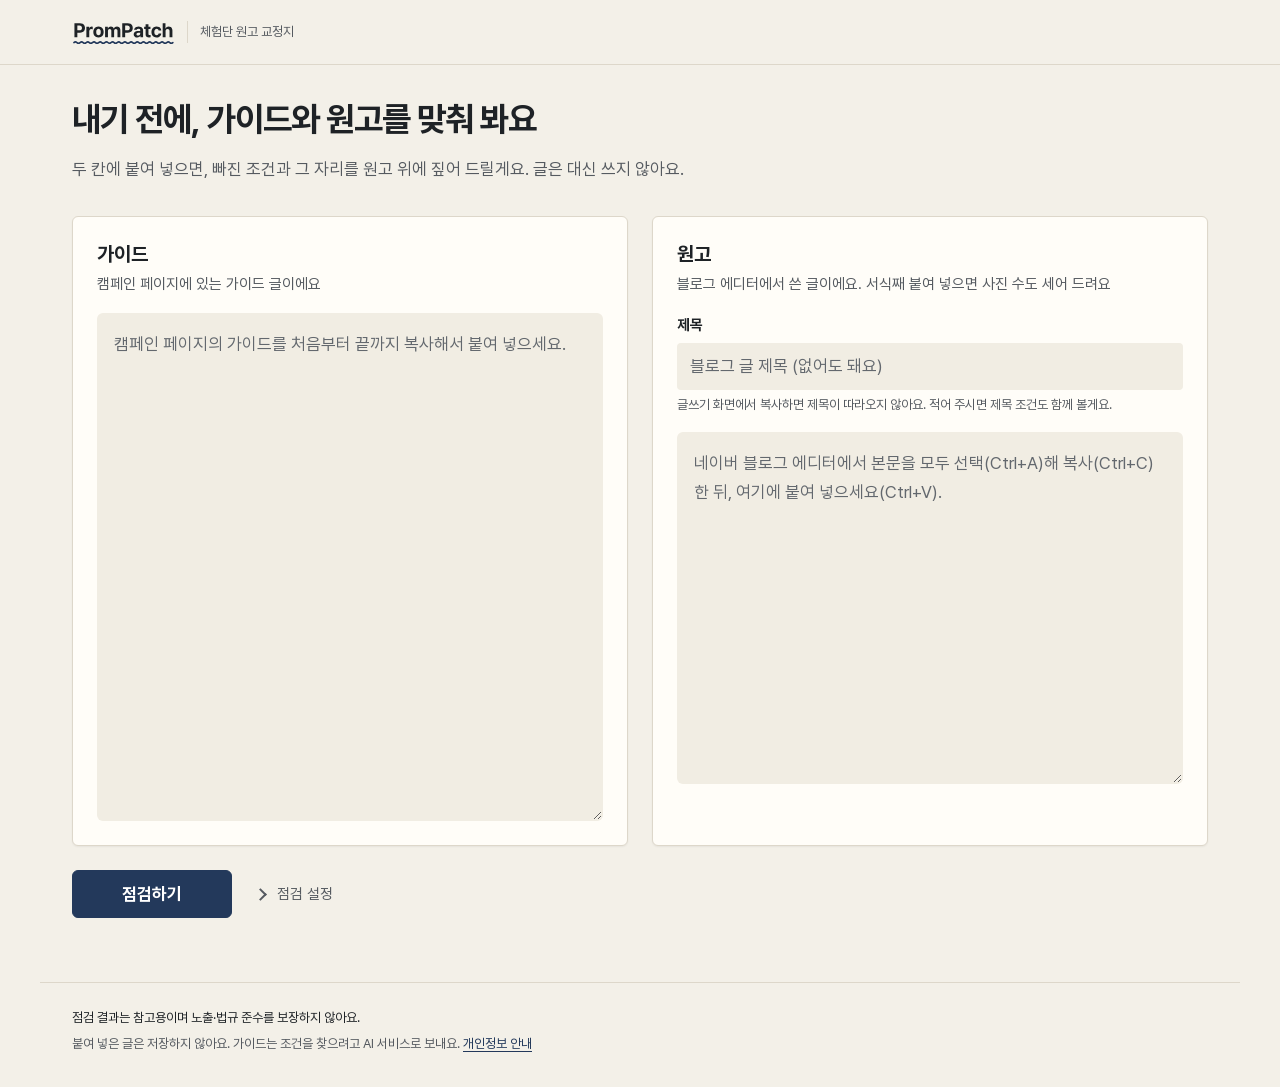
<file: fe/index.html>
<!doctype html>
<html lang="ko">
<head>
<meta charset="utf-8">
<!-- 이 화면은 우리 서버(같은 주소)에만 요청을 보내요. 사진과 다른 곳으로의 연결은 브라우저가 전부 막아요. 글꼴은 이 서버에 둔 것만 써요. -->
<meta http-equiv="Content-Security-Policy" content="default-src 'none'; script-src 'self' file:; style-src 'self' file:; font-src 'self'; img-src 'self'; connect-src 'self'; base-uri 'none'; form-action 'none'">
<meta name="viewport" content="width=device-width, initial-scale=1">
<title>PromPatch: 체험단 원고, 내기 전에 가이드와 맞춰 보기</title>
<meta name="description" content="체험단 가이드와 블로그 원고를 붙여 넣으면, 빠진 조건과 그 자리를 원고 위에 표시해 드려요. 글은 대신 쓰지 않아요.">
<meta property="og:type" content="website">
<meta property="og:locale" content="ko_KR">
<meta property="og:site_name" content="PromPatch">
<meta property="og:title" content="PromPatch: 체험단 원고, 내기 전에 가이드와 맞춰 보기">
<meta property="og:description" content="가이드와 원고를 붙여 넣으면 고칠 곳을 원고 위에 빨간 펜으로 표시해 드려요.">
<meta property="og:image" content="og-image.png">
<meta property="og:image:width" content="1200">
<meta property="og:image:height" content="630">
<meta name="twitter:card" content="summary_large_image">
<meta name="theme-color" content="#F3F0E8">
<link rel="icon" href="favicon-32.png" sizes="32x32" type="image/png">
<link rel="icon" href="favicon-16.png" sizes="16x16" type="image/png">
<link rel="icon" href="favicon.svg" type="image/svg+xml">
<link rel="stylesheet" href="style.css">
</head>
<body>
<header class="top">
<div class="top-in">
  <a class="brand" href="index.html" aria-label="PromPatch 처음 화면">
    <!-- 로고: tools/make_logo.py가 넣어요 --><svg viewBox="0 0 330 90" class="wordmark" aria-hidden="true" focusable="false"><path fill="#1E2226" d="M7.8 16.8H25.6Q30.6 16.8 34.3 18.7Q37.9 20.6 39.8 24Q41.8 27.5 41.8 32Q41.8 36.5 39.8 40Q37.8 43.4 34.1 45.3Q30.4 47.2 25.3 47.2H17.2V62H7.8ZM23.8 39.7Q27.9 39.7 30 37.6Q32.1 35.5 32.1 32Q32.1 28.5 30 26.5Q27.9 24.4 23.8 24.4H17.2V39.7Z M46.2 28.1H55.2V33.9H55.5Q56.4 30.8 58.6 29.2Q60.8 27.6 63.7 27.6Q65.3 27.6 66.7 27.9V36.1Q66 35.9 64.8 35.8Q63.7 35.6 62.7 35.6Q60.7 35.6 59 36.5Q57.3 37.4 56.4 39Q55.5 40.7 55.5 42.7V62H46.2Z M68.5 45.1Q68.5 39.9 70.5 35.9Q72.5 32 76.3 29.8Q80.1 27.6 85.1 27.6Q90.2 27.6 94 29.8Q97.8 32 99.8 35.9Q101.8 39.9 101.8 45.1Q101.8 50.3 99.8 54.3Q97.8 58.3 94 60.5Q90.2 62.7 85.1 62.7Q80.1 62.7 76.3 60.5Q72.6 58.3 70.5 54.3Q68.5 50.3 68.5 45.1ZM92.4 45.1Q92.4 42.1 91.6 39.7Q90.8 37.4 89.1 36Q87.5 34.7 85.2 34.7Q82.8 34.7 81.2 36Q79.6 37.4 78.7 39.7Q77.9 42.1 77.9 45.1Q77.9 48.1 78.7 50.5Q79.6 52.8 81.2 54.2Q82.8 55.5 85.2 55.5Q87.5 55.5 89.1 54.2Q90.8 52.8 91.6 50.5Q92.4 48.2 92.4 45.1Z M106.3 28.1H115.2V34H115.5Q116.6 31 119.1 29.3Q121.6 27.6 125 27.6Q128.5 27.6 130.9 29.3Q133.4 31 134.2 34H134.5Q135.6 31.1 138.3 29.3Q141.1 27.6 144.8 27.6Q147.9 27.6 150.4 29Q152.8 30.3 154.1 33Q155.5 35.6 155.5 39.2V62H146.2V41Q146.2 38.2 144.8 36.7Q143.3 35.2 140.9 35.2Q138.3 35.2 136.9 36.9Q135.4 38.5 135.4 41.2V62H126.4V40.8Q126.4 38.2 125 36.8Q123.5 35.2 121.2 35.2Q119.6 35.2 118.3 36Q117.1 36.8 116.3 38.3Q115.6 39.7 115.6 41.6V62H106.3Z M161.5 16.8H179.3Q184.3 16.8 188 18.7Q191.6 20.6 193.5 24Q195.4 27.5 195.4 32Q195.4 36.5 193.5 40Q191.5 43.4 187.8 45.3Q184.1 47.2 179 47.2H170.9V62H161.5ZM177.5 39.7Q181.6 39.7 183.7 37.6Q185.8 35.5 185.8 32Q185.8 28.5 183.7 26.5Q181.6 24.4 177.5 24.4H170.9V39.7Z M210.9 42.1Q214.3 41.8 219.3 41.6V38.9Q219.3 36.8 217.9 35.6Q216.5 34.4 213.9 34.4Q211.6 34.4 210.1 35.4Q208.7 36.4 208.3 38.1H199.5Q199.8 35.1 201.6 32.8Q203.3 30.4 206.6 29Q209.8 27.6 214.2 27.6Q218 27.6 221.3 28.8Q224.6 30.1 226.6 32.6Q228.5 35.2 228.5 39.1V62H219.8V57.3H219.5Q218.2 59.8 215.7 61.2Q213.2 62.6 209.6 62.6Q206.3 62.6 203.7 61.5Q201.2 60.3 199.7 58.1Q198.3 55.8 198.3 52.5Q198.3 47.2 201.8 44.8Q205.3 42.4 210.9 42.1ZM212.2 56.2Q214.3 56.2 215.9 55.4Q217.6 54.6 218.5 53.1Q219.4 51.6 219.3 49.9V47.4Q217.9 47.4 215.7 47.6Q213.6 47.7 212.4 47.8Q210 48.1 208.6 49.2Q207.2 50.3 207.2 52.2Q207.2 54.2 208.6 55.2Q209.9 56.2 212.2 56.2Z M252.2 35H245.8V51.6Q245.8 53.4 246.6 54.2Q247.4 54.9 249 55Q251 55 252.7 54.8V62.1Q251 62.4 247.8 62.4Q242.5 62.4 239.5 60Q236.5 57.6 236.6 52.9V35H231.9V28.1H236.6V19.9H245.8V28.1H252.2Z M255.4 45.1Q255.4 39.9 257.4 36Q259.4 32 263.1 29.8Q266.9 27.6 272 27.6Q276.3 27.6 279.7 29.2Q283 30.8 284.9 33.7Q286.9 36.7 287 40.5H278.4Q277.9 37.9 276.3 36.4Q274.7 34.8 272.1 34.8Q269.9 34.8 268.2 36Q266.5 37.2 265.6 39.5Q264.7 41.8 264.7 45Q264.7 48.2 265.6 50.6Q266.5 52.9 268.2 54.1Q269.9 55.3 272.1 55.3Q274.6 55.3 276.3 53.8Q277.9 52.4 278.4 49.7H287Q286.8 53.5 284.9 56.5Q283.1 59.4 279.7 61Q276.4 62.7 272 62.7Q266.9 62.7 263.1 60.5Q259.4 58.2 257.4 54.3Q255.4 50.3 255.4 45.1Z M300.8 62H291.5V16.8H300.5V34H300.9Q302.1 31 304.7 29.3Q307.3 27.6 311 27.6Q314.5 27.6 317.2 29.2Q319.9 30.7 321.3 33.6Q322.8 36.4 322.8 40.4V62H313.5V42Q313.5 38.8 311.9 37.1Q310.3 35.3 307.4 35.3Q305.4 35.3 303.9 36.1Q302.4 37 301.6 38.6Q300.8 40.2 300.8 42.4Z"/><path fill="none" stroke="#23395B" stroke-width="5" stroke-linecap="round" stroke-linejoin="round" d="M6.0 79.0 Q11.0 74.5 15.9 79.0 T25.9 79.0 T35.8 79.0 T45.8 79.0 T55.7 79.0 T65.7 79.0 T75.6 79.0 T85.6 79.0 T95.5 79.0 T105.5 79.0 T115.4 79.0 T125.3 79.0 T135.3 79.0 T145.2 79.0 T155.2 79.0 T165.1 79.0 T175.1 79.0 T185.0 79.0 T195.0 79.0 T204.9 79.0 T214.9 79.0 T224.8 79.0 T234.7 79.0 T244.7 79.0 T254.6 79.0 T264.6 79.0 T274.5 79.0 T284.5 79.0 T294.4 79.0 T304.4 79.0 T314.3 79.0 T324.3 79.0"/></svg><!-- /로고 -->
    <span class="tagline">체험단 원고 교정지</span>
  </a>
  <p class="mode" id="mode" hidden></p>
</div>
</header>


<main id="main" tabindex="-1"></main>

<footer class="foot">
  <p class="notice">점검 결과는 참고용이며 노출·법규 준수를 보장하지 않아요.</p>
  <p>붙여 넣은 글은 저장하지 않아요. 가이드는 조건을 찾으려고 AI 서비스로 보내요. <a class="link" href="privacy.html">개인정보 안내</a></p>
</footer>

<script src="analyze.js"></script>
<script src="mock-data.js"></script>
<script src="api.js"></script>
<script src="reader.js"></script>
<script src="results.js"></script>
<script src="app.js"></script>
</body>
</html>
</file>
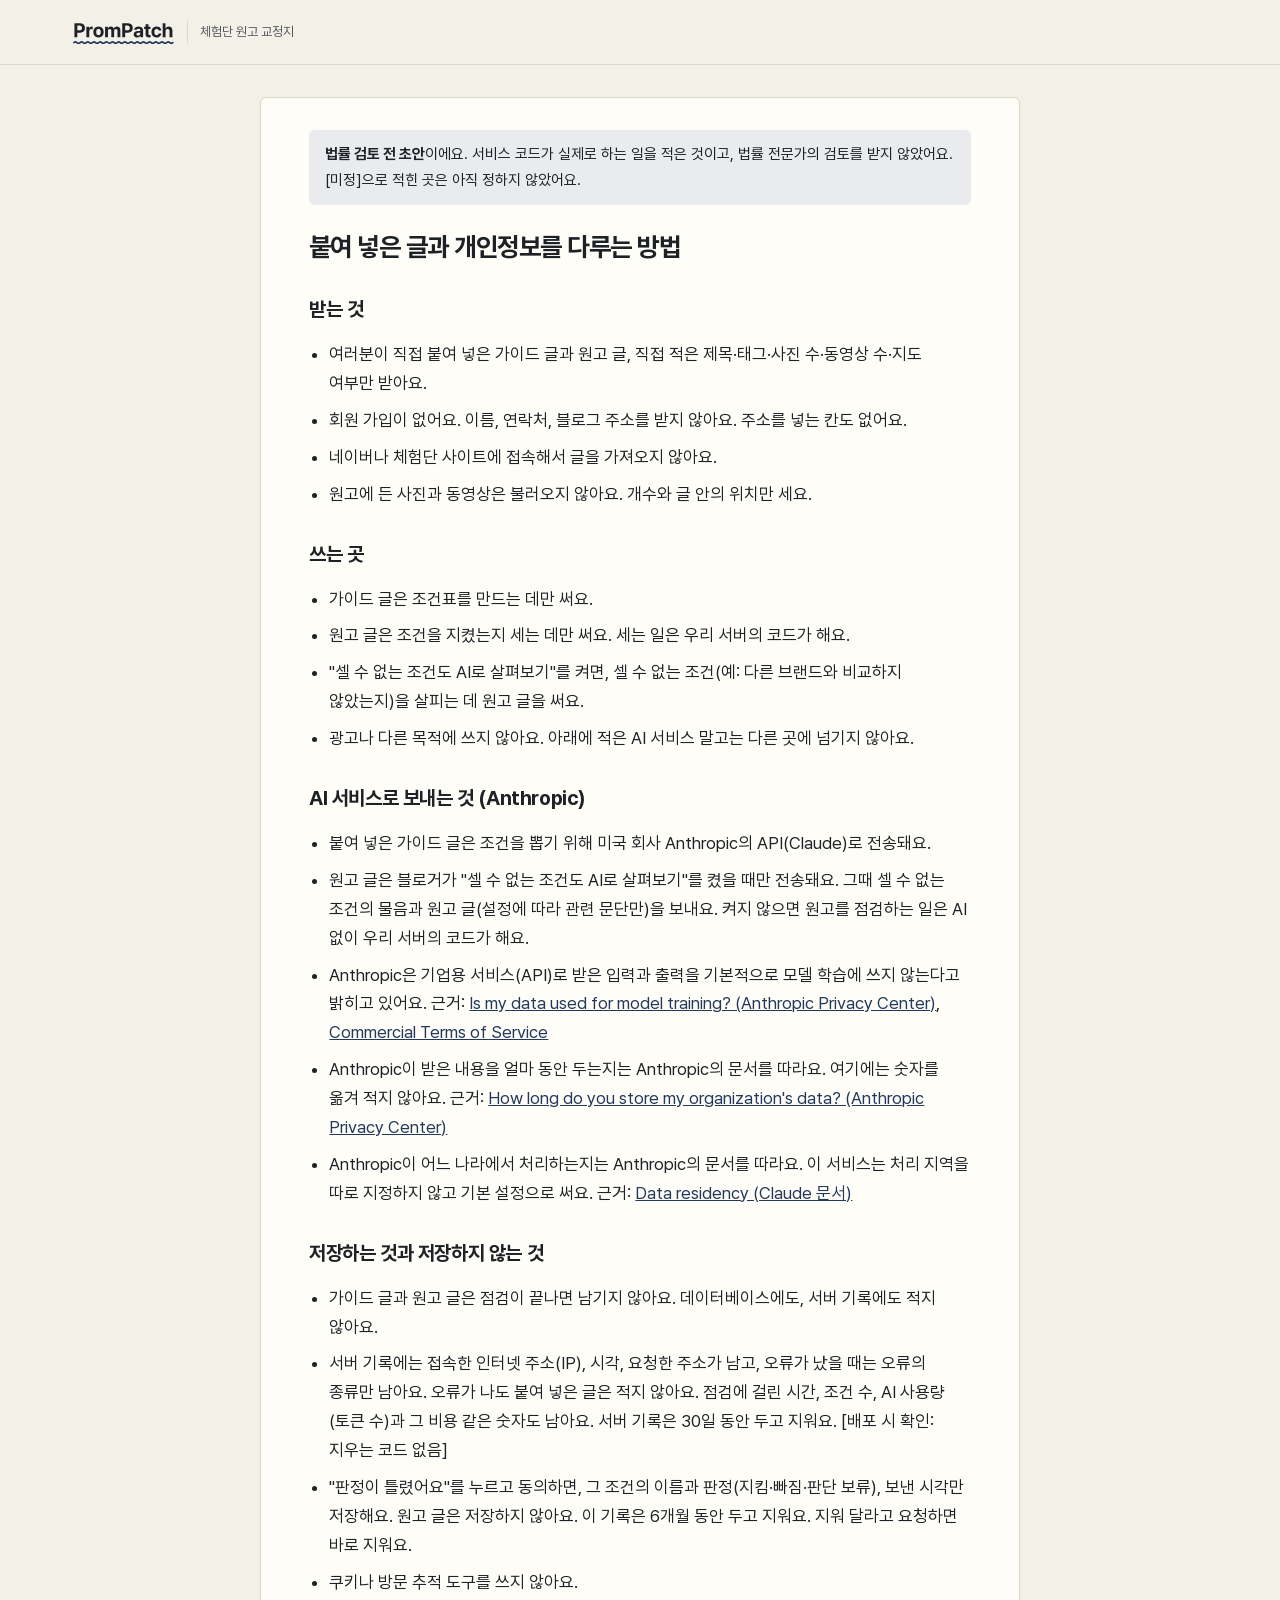
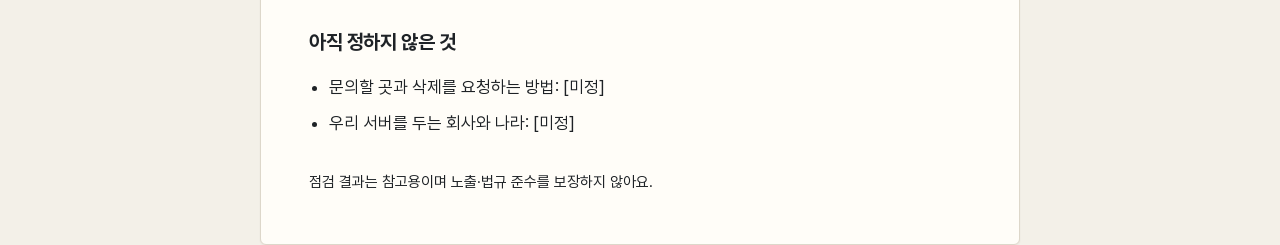
<file: fe/privacy.html>
<!doctype html>
<html lang="ko">
<head>
<meta charset="utf-8">
<meta http-equiv="Content-Security-Policy" content="default-src 'none'; style-src 'self' file:; font-src 'self'; img-src 'self'; base-uri 'none'; form-action 'none'">
<meta name="viewport" content="width=device-width, initial-scale=1">
<title>PromPatch: 붙여 넣은 글과 개인정보를 다루는 방법</title>
<link rel="icon" href="favicon-32.png" sizes="32x32" type="image/png">
<link rel="icon" href="favicon-16.png" sizes="16x16" type="image/png">
<link rel="icon" href="favicon.svg" type="image/svg+xml">
<link rel="stylesheet" href="style.css">
</head>
<body>
<header class="top">
<div class="top-in">
  <a class="brand" href="index.html" aria-label="PromPatch 처음 화면">
    <!-- 로고: tools/make_logo.py가 넣어요 --><svg viewBox="0 0 330 90" class="wordmark" aria-hidden="true" focusable="false"><path fill="#1E2226" d="M7.8 16.8H25.6Q30.6 16.8 34.3 18.7Q37.9 20.6 39.8 24Q41.8 27.5 41.8 32Q41.8 36.5 39.8 40Q37.8 43.4 34.1 45.3Q30.4 47.2 25.3 47.2H17.2V62H7.8ZM23.8 39.7Q27.9 39.7 30 37.6Q32.1 35.5 32.1 32Q32.1 28.5 30 26.5Q27.9 24.4 23.8 24.4H17.2V39.7Z M46.2 28.1H55.2V33.9H55.5Q56.4 30.8 58.6 29.2Q60.8 27.6 63.7 27.6Q65.3 27.6 66.7 27.9V36.1Q66 35.9 64.8 35.8Q63.7 35.6 62.7 35.6Q60.7 35.6 59 36.5Q57.3 37.4 56.4 39Q55.5 40.7 55.5 42.7V62H46.2Z M68.5 45.1Q68.5 39.9 70.5 35.9Q72.5 32 76.3 29.8Q80.1 27.6 85.1 27.6Q90.2 27.6 94 29.8Q97.8 32 99.8 35.9Q101.8 39.9 101.8 45.1Q101.8 50.3 99.8 54.3Q97.8 58.3 94 60.5Q90.2 62.7 85.1 62.7Q80.1 62.7 76.3 60.5Q72.6 58.3 70.5 54.3Q68.5 50.3 68.5 45.1ZM92.4 45.1Q92.4 42.1 91.6 39.7Q90.8 37.4 89.1 36Q87.5 34.7 85.2 34.7Q82.8 34.7 81.2 36Q79.6 37.4 78.7 39.7Q77.9 42.1 77.9 45.1Q77.9 48.1 78.7 50.5Q79.6 52.8 81.2 54.2Q82.8 55.5 85.2 55.5Q87.5 55.5 89.1 54.2Q90.8 52.8 91.6 50.5Q92.4 48.2 92.4 45.1Z M106.3 28.1H115.2V34H115.5Q116.6 31 119.1 29.3Q121.6 27.6 125 27.6Q128.5 27.6 130.9 29.3Q133.4 31 134.2 34H134.5Q135.6 31.1 138.3 29.3Q141.1 27.6 144.8 27.6Q147.9 27.6 150.4 29Q152.8 30.3 154.1 33Q155.5 35.6 155.5 39.2V62H146.2V41Q146.2 38.2 144.8 36.7Q143.3 35.2 140.9 35.2Q138.3 35.2 136.9 36.9Q135.4 38.5 135.4 41.2V62H126.4V40.8Q126.4 38.2 125 36.8Q123.5 35.2 121.2 35.2Q119.6 35.2 118.3 36Q117.1 36.8 116.3 38.3Q115.6 39.7 115.6 41.6V62H106.3Z M161.5 16.8H179.3Q184.3 16.8 188 18.7Q191.6 20.6 193.5 24Q195.4 27.5 195.4 32Q195.4 36.5 193.5 40Q191.5 43.4 187.8 45.3Q184.1 47.2 179 47.2H170.9V62H161.5ZM177.5 39.7Q181.6 39.7 183.7 37.6Q185.8 35.5 185.8 32Q185.8 28.5 183.7 26.5Q181.6 24.4 177.5 24.4H170.9V39.7Z M210.9 42.1Q214.3 41.8 219.3 41.6V38.9Q219.3 36.8 217.9 35.6Q216.5 34.4 213.9 34.4Q211.6 34.4 210.1 35.4Q208.7 36.4 208.3 38.1H199.5Q199.8 35.1 201.6 32.8Q203.3 30.4 206.6 29Q209.8 27.6 214.2 27.6Q218 27.6 221.3 28.8Q224.6 30.1 226.6 32.6Q228.5 35.2 228.5 39.1V62H219.8V57.3H219.5Q218.2 59.8 215.7 61.2Q213.2 62.6 209.6 62.6Q206.3 62.6 203.7 61.5Q201.2 60.3 199.7 58.1Q198.3 55.8 198.3 52.5Q198.3 47.2 201.8 44.8Q205.3 42.4 210.9 42.1ZM212.2 56.2Q214.3 56.2 215.9 55.4Q217.6 54.6 218.5 53.1Q219.4 51.6 219.3 49.9V47.4Q217.9 47.4 215.7 47.6Q213.6 47.7 212.4 47.8Q210 48.1 208.6 49.2Q207.2 50.3 207.2 52.2Q207.2 54.2 208.6 55.2Q209.9 56.2 212.2 56.2Z M252.2 35H245.8V51.6Q245.8 53.4 246.6 54.2Q247.4 54.9 249 55Q251 55 252.7 54.8V62.1Q251 62.4 247.8 62.4Q242.5 62.4 239.5 60Q236.5 57.6 236.6 52.9V35H231.9V28.1H236.6V19.9H245.8V28.1H252.2Z M255.4 45.1Q255.4 39.9 257.4 36Q259.4 32 263.1 29.8Q266.9 27.6 272 27.6Q276.3 27.6 279.7 29.2Q283 30.8 284.9 33.7Q286.9 36.7 287 40.5H278.4Q277.9 37.9 276.3 36.4Q274.7 34.8 272.1 34.8Q269.9 34.8 268.2 36Q266.5 37.2 265.6 39.5Q264.7 41.8 264.7 45Q264.7 48.2 265.6 50.6Q266.5 52.9 268.2 54.1Q269.9 55.3 272.1 55.3Q274.6 55.3 276.3 53.8Q277.9 52.4 278.4 49.7H287Q286.8 53.5 284.9 56.5Q283.1 59.4 279.7 61Q276.4 62.7 272 62.7Q266.9 62.7 263.1 60.5Q259.4 58.2 257.4 54.3Q255.4 50.3 255.4 45.1Z M300.8 62H291.5V16.8H300.5V34H300.9Q302.1 31 304.7 29.3Q307.3 27.6 311 27.6Q314.5 27.6 317.2 29.2Q319.9 30.7 321.3 33.6Q322.8 36.4 322.8 40.4V62H313.5V42Q313.5 38.8 311.9 37.1Q310.3 35.3 307.4 35.3Q305.4 35.3 303.9 36.1Q302.4 37 301.6 38.6Q300.8 40.2 300.8 42.4Z"/><path fill="none" stroke="#23395B" stroke-width="5" stroke-linecap="round" stroke-linejoin="round" d="M6.0 79.0 Q11.0 74.5 15.9 79.0 T25.9 79.0 T35.8 79.0 T45.8 79.0 T55.7 79.0 T65.7 79.0 T75.6 79.0 T85.6 79.0 T95.5 79.0 T105.5 79.0 T115.4 79.0 T125.3 79.0 T135.3 79.0 T145.2 79.0 T155.2 79.0 T165.1 79.0 T175.1 79.0 T185.0 79.0 T195.0 79.0 T204.9 79.0 T214.9 79.0 T224.8 79.0 T234.7 79.0 T244.7 79.0 T254.6 79.0 T264.6 79.0 T274.5 79.0 T284.5 79.0 T294.4 79.0 T304.4 79.0 T314.3 79.0 T324.3 79.0"/></svg><!-- /로고 -->
    <span class="tagline">체험단 원고 교정지</span>
  </a>
</div>
</header>

<main class="doc">
  <p class="banner" id="draft-note"><strong>법률 검토 전 초안</strong>이에요. 서비스 코드가 실제로 하는 일을 적은 것이고, 법률 전문가의 검토를 받지 않았어요. [미정]으로 적힌 곳은 아직 정하지 않았어요.</p>
  <h1>붙여 넣은 글과 개인정보를 다루는 방법</h1>

  <h2>받는 것</h2>
  <ul class="plain">
    <li>여러분이 직접 붙여 넣은 가이드 글과 원고 글, 직접 적은 제목·태그·사진 수·동영상 수·지도 여부만 받아요.</li>
    <li>회원 가입이 없어요. 이름, 연락처, 블로그 주소를 받지 않아요. 주소를 넣는 칸도 없어요.</li>
    <li>네이버나 체험단 사이트에 접속해서 글을 가져오지 않아요.</li>
    <li>원고에 든 사진과 동영상은 불러오지 않아요. 개수와 글 안의 위치만 세요.</li>
  </ul>

  <h2>쓰는 곳</h2>
  <ul class="plain">
    <li>가이드 글은 조건표를 만드는 데만 써요.</li>
    <li>원고 글은 조건을 지켰는지 세는 데만 써요. 세는 일은 우리 서버의 코드가 해요.</li>
    <li>"셀 수 없는 조건도 AI로 살펴보기"를 켜면, 셀 수 없는 조건(예: 다른 브랜드와 비교하지 않았는지)을 살피는 데 원고 글을 써요.</li>
    <li>광고나 다른 목적에 쓰지 않아요. 아래에 적은 AI 서비스 말고는 다른 곳에 넘기지 않아요.</li>
  </ul>

  <h2 id="ai">AI 서비스로 보내는 것 (Anthropic)</h2>
  <ul class="plain">
    <li>붙여 넣은 가이드 글은 조건을 뽑기 위해 미국 회사 Anthropic의 API(Claude)로 전송돼요.</li>
    <li>원고 글은 블로거가 "셀 수 없는 조건도 AI로 살펴보기"를 켰을 때만 전송돼요. 그때 셀 수 없는 조건의 물음과 원고 글(설정에 따라 관련 문단만)을 보내요. 켜지 않으면 원고를 점검하는 일은 AI 없이 우리 서버의 코드가 해요.</li>
    <li>Anthropic은 기업용 서비스(API)로 받은 입력과 출력을 기본적으로 모델 학습에 쓰지 않는다고 밝히고 있어요.
      근거: <a href="https://privacy.claude.com/en/articles/7996868-is-my-data-used-for-model-training" rel="noopener noreferrer">Is my data used for model training? (Anthropic Privacy Center)</a>,
      <a href="https://www.anthropic.com/legal/commercial-terms" rel="noopener noreferrer">Commercial Terms of Service</a></li>
    <li>Anthropic이 받은 내용을 얼마 동안 두는지는 Anthropic의 문서를 따라요. 여기에는 숫자를 옮겨 적지 않아요.
      근거: <a href="https://privacy.claude.com/en/articles/7996866-how-long-do-you-store-my-organization-s-data" rel="noopener noreferrer">How long do you store my organization's data? (Anthropic Privacy Center)</a></li>
    <li>Anthropic이 어느 나라에서 처리하는지는 Anthropic의 문서를 따라요. 이 서비스는 처리 지역을 따로 지정하지 않고 기본 설정으로 써요.
      근거: <a href="https://platform.claude.com/docs/en/manage-claude/data-residency" rel="noopener noreferrer">Data residency (Claude 문서)</a></li>
  </ul>

  <h2>저장하는 것과 저장하지 않는 것</h2>
  <ul class="plain">
    <li>가이드 글과 원고 글은 점검이 끝나면 남기지 않아요. 데이터베이스에도, 서버 기록에도 적지 않아요.</li>
    <li>서버 기록에는 접속한 인터넷 주소(IP), 시각, 요청한 주소가 남고, 오류가 났을 때는 오류의 종류만 남아요. 오류가 나도 붙여 넣은 글은 적지 않아요. 점검에 걸린 시간, 조건 수, AI 사용량(토큰 수)과 그 비용 같은 숫자도 남아요. 서버 기록은 30일 동안 두고 지워요. [배포 시 확인: 지우는 코드 없음]</li>
    <li>"판정이 틀렸어요"를 누르고 동의하면, 그 조건의 이름과 판정(지킴·빠짐·판단 보류), 보낸 시각만 저장해요. 원고 글은 저장하지 않아요. 이 기록은 6개월 동안 두고 지워요. 지워 달라고 요청하면 바로 지워요.</li>
    <li>쿠키나 방문 추적 도구를 쓰지 않아요.</li>
  </ul>

  <h2>아직 정하지 않은 것</h2>
  <ul class="plain" id="todo">
    <li>문의할 곳과 삭제를 요청하는 방법: [미정]</li>
    <li>우리 서버를 두는 회사와 나라: [미정]</li>
  </ul>

  <p class="notice">점검 결과는 참고용이며 노출·법규 준수를 보장하지 않아요.</p>
</main>
</body>
</html>
</file>
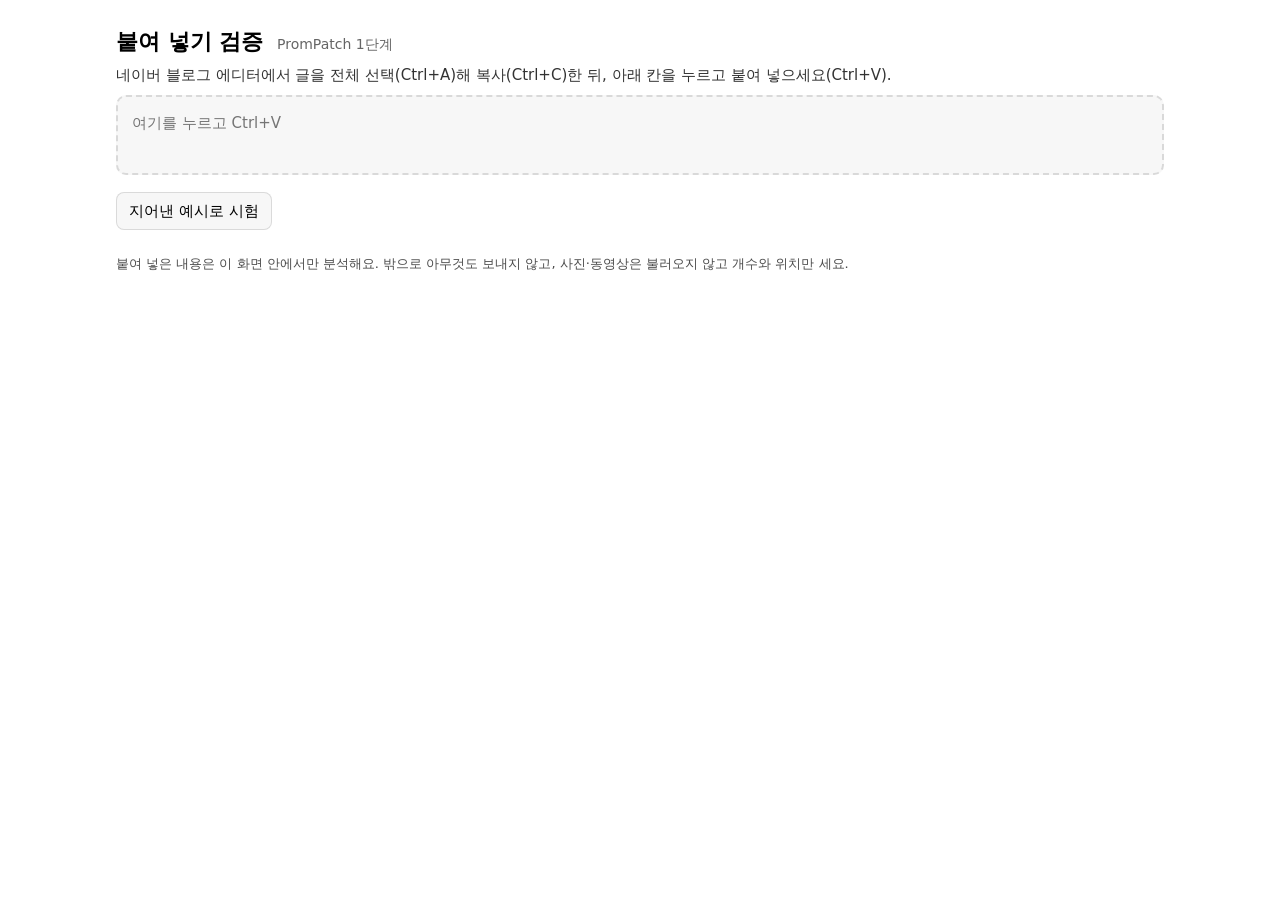
<file: tools/paste-test.html>
<!doctype html>
<html lang="ko">
<head>
<meta charset="utf-8">
<!-- 밖으로 나가는 요청을 브라우저가 전부 막아요: 사진, 글꼴, fetch, 프레임 모두 -->
<meta http-equiv="Content-Security-Policy" content="default-src 'none'; script-src 'unsafe-inline'; style-src 'unsafe-inline'; base-uri 'none'; form-action 'none'">
<meta name="viewport" content="width=device-width, initial-scale=1">
<title>붙여 넣기 검증 (PromPatch 1단계)</title>
<style>
  :root { color-scheme: light dark; --line: #8884; --soft: #8881; --accent: #1a7f4b; --warn: #b45309; }
  * { box-sizing: border-box; }
  body { margin: 0; font: 15px/1.6 system-ui, "Malgun Gothic", sans-serif; }
  main { max-width: 1080px; margin: 0 auto; padding: 24px 16px 64px; }
  h1 { font-size: 22px; margin: 0 0 4px; }
  h1 small { font-weight: 400; font-size: 14px; opacity: .6; margin-left: 6px; }
  h2 { font-size: 16px; margin: 0 0 8px; }
  h3 { font-size: 14px; margin: 0 0 4px; }
  p { margin: 0 0 8px; }
  .lead { opacity: .8; }
  textarea#drop { width: 100%; padding: 14px; font: inherit; border: 2px dashed var(--line); border-radius: 10px; resize: none; background: var(--soft); }
  textarea#drop:focus { outline: none; border-color: var(--accent); }
  button { font: inherit; padding: 6px 12px; border: 1px solid var(--line); border-radius: 8px; background: var(--soft); cursor: pointer; }
  button:hover { border-color: var(--accent); }
  button.main { background: var(--accent); border-color: var(--accent); color: #fff; font-weight: 600; }
  .row { display: flex; gap: 10px; align-items: center; flex-wrap: wrap; margin: 10px 0; }
  #status { font-weight: 600; }
  section { border: 1px solid var(--line); border-radius: 10px; padding: 14px; margin-top: 14px; }
  .cards { display: grid; grid-template-columns: repeat(auto-fit, minmax(150px, 1fr)); gap: 10px; }
  .card { border: 1px solid var(--line); border-radius: 10px; padding: 10px 12px; }
  .card b { display: block; font-size: 22px; line-height: 1.3; }
  .card span { font-size: 13px; opacity: .7; }
  .ask { border-left: 4px solid var(--accent); padding: 6px 10px; background: var(--soft); margin-top: 12px; }
  .warn { border-left: 4px solid var(--warn); padding: 6px 10px; background: var(--soft); }
  .note { font-size: 13px; opacity: .7; }
  .two { display: grid; grid-template-columns: 1fr 1fr; gap: 12px; }
  @media (max-width: 760px) { .two { grid-template-columns: 1fr; } }
  pre { margin: 0; padding: 10px; border-radius: 8px; background: var(--soft); white-space: pre-wrap; overflow-wrap: anywhere; max-height: 420px; overflow: auto; font: 13px/1.55 ui-monospace, Consolas, monospace; }
  table { border-collapse: collapse; width: 100%; font-size: 14px; }
  th, td { text-align: left; padding: 5px 8px; border-bottom: 1px solid var(--line); vertical-align: top; overflow-wrap: anywhere; }
  th { font-size: 13px; opacity: .7; font-weight: 600; }
  td.num { white-space: nowrap; font-variant-numeric: tabular-nums; }
  .ok { color: var(--accent); } .bad { color: #c62828; font-weight: 700; }
  details { margin-top: 8px; } summary { cursor: pointer; }
  footer { margin-top: 24px; font-size: 13px; opacity: .7; }
</style>
</head>
<body>
<main>
  <h1>붙여 넣기 검증 <small>PromPatch 1단계</small></h1>
  <p class="lead">네이버 블로그 에디터에서 글을 전체 선택(Ctrl+A)해 복사(Ctrl+C)한 뒤, 아래 칸을 누르고 붙여 넣으세요(Ctrl+V).</p>
  <textarea id="drop" rows="2" placeholder="여기를 누르고 Ctrl+V" aria-label="붙여 넣기 칸"></textarea>
  <div class="row">
    <button id="sample" type="button">지어낸 예시로 시험</button>
    <span id="status" role="status"></span>
  </div>
  <div id="out"></div>
  <footer>붙여 넣은 내용은 이 화면 안에서만 분석해요. 밖으로 아무것도 보내지 않고, 사진·동영상은 불러오지 않고 개수와 위치만 세요.</footer>
</main>

<script>
'use strict';

// <<분석 코드 시작>> 여기부터 <<분석 코드 끝>>까지는 fe/analyze.js와 같아야 해요.
// 고치면 python fe/make_analyze.py 로 fe 쪽을 다시 만들어요. python -m unittest fe.test_fe 가 다르면 알려 줘요.
// ── 임시 힌트 ────────────────────────────────────────────────────────────
// class 이름을 낱말로 쪼갠 뒤(se-placesMap → se, places, map) 아래 낱말이 있으면 그 종류로 봐요.
// 실제 에디터 구조를 확인하기 전의 추측이에요. "구조만 복사" 결과를 보고 여기만 고쳐요.
const HINT = {
  video:   ['video', 'movie', 'vod'],
  map:     ['map', 'places', 'place', 'location'],
  oglink:  ['oglink', 'linkpreview'],
  sticker: ['sticker', 'emoticon'],
};
const isDocTitle  = w => w.includes('title') && w.includes('document');   // se-documentTitle
const isComponent = w => w.includes('component');                         // se-component
// ─────────────────────────────────────────────────────────────────────────

const VERSION = '0.4';
const KIND = { photo: '사진', video: '동영상', map: '지도·장소', oglink: '링크 카드', sticker: '스티커',
  banner: '캠페인 배너', profile: '프로필 사진', other: '본문 사진 블록 밖의 그림' };
// 사진 수에서 빼는 그림 (10단계, 실제 붙여넣기에서 찾은 것). 주소는 읽기만 하고 불러오지 않아요.
// 체험단 플랫폼이 본문 맨 위에 넣게 하는 배너 (주소, 경로 앞부분). 걸러서 사진 수에서 빼고 "배너"로 따로 세요.
// 레뷰 revu.net. 강남맛집은 사이트 주소의 /_sp/ 그림, 리뷰노트는 reviewnote.cloud의 /gongjeong/ 그림 (2026-11-27 확인)
const BANNERS = [
  { host: 'revu.net' },
  { host: 'xn--939au0g4vj8sq.net', path: '/_sp/' },
  { host: 'reviewnote.cloud', path: '/gongjeong/' },
];
const pathOf = src => ((/^(?:https?:)?\/\/[^\/?#]+(\/[^?#]*)?/i.exec(src) || [])[1] || '/');
const isBanner = src => {
  const host = hostOf(src), path = pathOf(src).toLowerCase();
  return BANNERS.some(b => (host === b.host || host.endsWith('.' + b.host)) && (!b.path || path.startsWith(b.path)));
};
// 배너가 "글 맨 위"인지: 첫 사진 블록이나 첫 3블록(se-component) 안. 맨 위 배너는 대가성 표시로 봐요 (우리 기준)
const TOP_BLOCKS = 3;
const PROFILE = /blogpfthumb|profile/i;               // 보기 화면의 블로거 프로필 사진
const hostOf = src => ((/^(?:https?:)?\/\/([^\/?#:]+)/i.exec(src) || [])[1] || '').toLowerCase();
const MARK = { photo: '[사진]', video: '[동영상]', map: '[지도]' };
// button: 슬라이드의 "Previous image / Next image" 같은 단추 글자는 본문이 아니에요
const SKIP = new Set(['script', 'style', 'noscript', 'template', 'head', 'meta', 'link', 'title', 'svg', 'button']);
// 글자 수 기준 (2026-11-27): "네이버 블로그 본문 글 블록에 쓴 글자". 스마트에디터 글 블록(se-module-text)이 있는 서식이면
// 글 블록 안의 글자만 본문(draft)에 넣어요. 보기 화면 머리·꼬리, 맨 아래 태그 칸, 링크 카드·동영상·지도 안 글은 빠져요.
// 사진 설명(se-caption)은 글 블록이라 넣고, 자리를 captions로 따로 알려요 (빼는 것은 서버 설정 PROMPATCH_COUNT_CAPTIONS=0).
// se-module-text, se-oglink는 실제 붙여넣기에서 확인했어요. se-caption은 2026-11-27 글쓰기 화면 복사 시험(samples/editor/)에서 확인했어요.
const SE_TEXT = 'se-module-text', SE_CAPTION = 'se-caption';
// 글쓰기 화면에서 복사하면 빈 칸의 안내 글자("사진 설명을 입력하세요." 등)가 se-placeholder로 따라와요. 글이 아니라서 읽지 않아요.
// 글쓰기 화면의 링크는 a 태그가 아니라 span.se-link[data-href]이고, 링크 카드 안에는 주소 글자(se-oglink-url)만 있어요.
// (셋 다 2026-11-27 글쓰기 화면 복사 시험 samples/editor/editor-test.html에서 확인)
const SE_PLACEHOLDER = 'se-placeholder', SE_LINK = 'se-link', SE_OGLINK_URL = 'se-oglink-url';
const EMBED = new Set(['video', 'iframe', 'embed', 'object']);
const BLOCK = new Set(('address article aside blockquote dd details div dl dt fieldset figcaption figure footer form ' +
  'h1 h2 h3 h4 h5 h6 header hr li main nav ol p pre section summary table td th tr ul').split(' '));

// 글자 수와 위치는 파이썬과 같게 코드 포인트로 세요 (이모지 1개 = 1글자)
const cp = s => Array.from(s).length;
// 보이지 않는 글자(에디터가 빈 줄에 넣는 것)를 지우고 공백을 하나로 묶어요
const zw = s => s.replace(/[​⁠﻿]/g, '');
const clean = s => zw(s).replace(/\s+/g, ' ');
const classWords = el => (el.getAttribute('class') || '')
  .split(/[\s_-]+|(?<=[a-z0-9])(?=[A-Z])/).filter(Boolean).map(w => w.toLowerCase());
const sel = el => [el.localName, ...(el.getAttribute('class') || '').split(/\s+/).filter(Boolean)].join('.');
const hashtagsIn = s => [...new Set(s.match(/(?<![\p{L}\p{N}_&\/#])#[\p{L}\p{N}_]+/gu) || [])];
// 공백 포함 = 문단 안의 글자와 띄어쓰기만 (2026-11-28 카티 결정). 줄바꿈·빈 줄·줄 앞뒤 공백은 세지 않아요
const counts = s => ({ spaces: s.split('\n').reduce((n, l) => n + cp(l.trim()), 0), noSpaces: cp(s.replace(/\s/g, '')) });

function specialKind(el) {
  const w = classWords(el);
  return Object.keys(HINT).find(k => w.some(x => HINT[k].includes(x))) || null;
}
function embedKind(el) {
  const hint = (classWords(el).join(' ') + ' ' + (el.getAttribute('src') || '')).toLowerCase();
  return hint.includes('map') ? 'map' : 'video';
}

// 붙여 넣은 HTML을 화면에 넣지 않고 DOMParser 문서 안에서만 읽어요. 이 문서는 사진을 불러오지 않아요.
function analyze(html) {
  const doc = new DOMParser().parseFromString(html, 'text/html');
  const body = doc.body;
  const lines = [];                 // { text, media, links }
  let cur = '', curLinks = [];
  const open = [];                  // 지금 열려 있는 a 태그
  const links = [], imgs = [], units = [], excluded = [], titles = [];
  // 네이버 글의 본문 사진에는 se-image-resource가 붙어요. 이 class가 있는 글이면 이것만 사진으로 세요
  // (프로필 사진, 링크 카드 썸네일 같은 그 밖의 그림은 빼요). 콜라주·슬라이드도 안의 사진마다 하나씩 세요.
  const resourceOnly = !!body.querySelector('img.se-image-resource');
  const seText = !!body.querySelector('.' + SE_TEXT);
  let inText = 0, inCaption = 0;
  const outside = [];               // 글 블록 밖 글자 (해시태그만 찾아요. 맨 아래 태그 칸의 태그도 해시태그 조건에는 써요)
  const banners = [];               // 걸러 낸 배너 그림 (맨 위인지 보려고 요소를 기억해요)
  const imgKind = el => {
    const src = el.getAttribute('src') || '';
    if (isBanner(src)) return 'banner';
    if (PROFILE.test(src) || PROFILE.test(el.getAttribute('class') || '')) return 'profile';
    if (resourceOnly && !classWords(el).includes('resource')) return 'other';
    return 'photo';
  };

  const push = (text, media = null) => {
    lines.push({ text, media, links: curLinks, caption: !media && inCaption > 0 }); cur = ''; curLinks = [];
  };
  const flush = () => { if (cur.trim()) push(cur.trimEnd()); else { cur = ''; } };
  const addText = raw => {
    if (seText && inText === 0) { outside.push(raw); return; }
    let t = clean(raw);
    if (cur === '' || cur.endsWith(' ')) t = t.trimStart();
    if (!t) return;
    if (t.trim()) for (const l of open) if (l.col === null) {
      l.col = cur.length + (t.length - t.trimStart().length);
      curLinks.push(l);
    }
    cur += t;
  };
  const compLabel = el => {
    let top = el;
    for (let p = el; p && p !== body; p = p.parentElement) {
      if (isComponent(classWords(p))) return sel(p);
      top = p;
    }
    return sel(top);
  };

  function walk(node, special, buf) {
    for (const child of node.childNodes) {
      if (child.nodeType === 3) { special ? buf.push(child.nodeValue) : addText(child.nodeValue); continue; }
      if (child.nodeType !== 1) continue;
      const name = child.localName;
      if (SKIP.has(name)) continue;
      const own = (child.getAttribute('class') || '').split(/\s+/);
      if (own.includes(SE_PLACEHOLDER)) continue;
      if (name === 'br') { if (!special) push(cur.trimEnd()); continue; }
      if (name === 'img') {
        const kind = special || imgKind(child);
        imgs.push({ kind, comp: compLabel(child) });
        if (kind === 'banner') banners.push(child);
        if (kind === 'photo') { flush(); push(MARK.photo, 'photo'); }
        continue;
      }
      let link = null;
      const href = name === 'a' ? child.getAttribute('href') : own.includes(SE_LINK) ? child.getAttribute('data-href') : null;
      if (href != null) {
        const url = href.trim();
        if (url && !/^(#|javascript:)/i.test(url)) {
          link = { url, where: special || 'body', col: null, start: null };
          links.push(link);
        }
      }
      if (special) { walk(child, special, buf); continue; }

      // 바깥쪽에서 처음 만난 동영상·지도·링크 카드·스티커 묶음을 하나로 세요
      const kind = specialKind(child) || (EMBED.has(name) ? embedKind(child) : null);
      if (kind) {
        units.push({ kind, label: sel(child) });
        if (MARK[kind]) { flush(); push(MARK[kind], kind); }
        const inner = [], before = links.length;
        walk(child, kind, inner);
        // 글쓰기 화면의 링크 카드: a 태그가 없으면 카드 안 주소 글자로 링크 하나를 세요 (보기 화면 카드에는 a 태그가 있어요)
        const urlEl = kind === 'oglink' && links.length === before ? child.querySelector('.' + SE_OGLINK_URL) : null;
        const shown = urlEl ? clean(urlEl.textContent).trim() : '';
        if (shown) links.push({ url: /^https?:\/\//i.test(shown) ? shown : 'https://' + shown, where: 'oglink', col: null, start: null });
        const text = clean(inner.join(' ')).trim();
        if (text) excluded.push({ kind, text });
        continue;
      }
      if (isDocTitle(classWords(child))) {
        const text = clean(child.textContent).trim();
        if (text) titles.push({ text, how: 'class에 documentTitle (본문에서 뺌)', strong: true });
        continue;
      }
      if (/^h[1-3]$/.test(name)) {
        const text = clean(child.textContent).trim();
        if (text) titles.push({ text, how: name + ' 태그', strong: false });
      }

      const block = BLOCK.has(name);
      let mark = 0;
      if (block) { flush(); mark = lines.length; }
      const textBlock = own.includes(SE_TEXT), caption = own.includes(SE_CAPTION);
      inText += textBlock; inCaption += caption;
      if (link) open.push(link);
      walk(child, null, null);
      if (link) open.pop();
      if (block) {
        if (cur.trim()) push(cur.trimEnd());
        else {
          cur = '';
          // 빈 문단(빈 줄)을 살려요: 빈 p, 또는 보이지 않는 글자만 든 요소.
          // 글 블록이 있는 서식에서는 글 블록 안만 (사진 블록의 "AI 활용 설정" 같은 편집 화면 문단은 빈 줄이 아니에요).
          // 비어 있는 사진 설명 칸도 빈 줄이 아니에요 (글쓰기 화면에서는 사진마다 빈 설명 칸이 따라와요)
          if (lines.length === mark && (!seText || (inText > 0 && inCaption === 0)) && (name === 'p' || /[​ ]/.test(child.textContent))) push('');
        }
      }
      inText -= textBlock; inCaption -= caption;
    }
  }
  walk(body, null, null);
  flush();

  // 빈 줄 정리: 맨 앞·맨 뒤는 지우고, 이어진 빈 줄은 하나로
  const kept = [];
  for (const ln of lines) {
    if (ln.text === '' && (kept.length === 0 || kept[kept.length - 1].text === '')) continue;
    kept.push(ln);
  }
  while (kept.length && kept[kept.length - 1].text === '') kept.pop();

  // 위치 계산 (코드 포인트)
  const media = [], captions = [];
  let off = 0;
  for (const ln of kept) {
    if (ln.media) media.push({ kind: ln.media, start: off });
    if (ln.caption && ln.text) captions.push({ start: off, end: off + cp(ln.text) });
    for (const l of ln.links) l.start = off + cp(ln.text.slice(0, l.col));
    off += cp(ln.text) + 1;
  }
  const draft = kept.map(l => l.text).join('\n');
  const bodyOnly = kept.filter(l => !l.media).map(l => l.text).join('\n');
  const firstLine = kept.find(l => !l.media && l.text);
  if (firstLine) titles.push({ text: firstLine.text, how: '본문 첫 줄 (참고)', strong: false });

  // 최상위 요소: 감싸는 요소가 하나뿐이면 안으로 들어가요
  let root = body;
  const path = [];
  const els = n => [...n.children].filter(c => !SKIP.has(c.localName));
  const ownText = n => [...n.childNodes].some(c => c.nodeType === 3 && clean(c.nodeValue).trim());
  while (els(root).length === 1 && !ownText(root) && els(els(root)[0]).length) { root = els(root)[0]; path.push(sel(root)); }
  const top = new Map();
  for (const c of els(root)) top.set(sel(c), (top.get(sel(c)) || 0) + 1);

  // 맨 위 배너: 배너가 든 블록(가장 바깥 se-component)이 첫 3블록 안이거나 첫 사진 블록이면.
  // 블록 구조가 없는 서식이면 글의 첫 그림 자리에 배너가 있을 때만.
  const outer = el => { let c = null; for (let p = el; p && p !== body; p = p.parentElement) if (isComponent(classWords(p))) c = p; return c; };
  const blocks = [...body.querySelectorAll('*')].filter(el => isComponent(classWords(el)) && outer(el) === el);
  const firstPhoto = blocks.find(b => [...b.querySelectorAll('img')].some(i => imgKind(i) === 'photo' || imgKind(i) === 'banner'));
  const bannerTop = banners.some(img => {
    const block = outer(img);
    if (!block) return body.querySelector('img') === img;
    const at = blocks.indexOf(block);
    return at >= 0 && (at < TOP_BLOCKS || block === firstPhoto);
  });

  return {
    draft, bodyOnly, media, captions, links, imgs, units, excluded, titles, seText,
    title: (titles.find(t => t.strong) || {}).text || null,
    photoCount: imgs.filter(i => i.kind === 'photo').length,
    bannerCount: banners.length, bannerTop,
    videoCount: units.filter(u => u.kind === 'video').length,
    hasMap: units.some(u => u.kind === 'map'),
    hashtags: hashtagsIn(bodyOnly + '\n' + outside.join('\n')),
    // 아래 태그 칸: 글 블록 밖의 해시태그 (강남맛집 키워드 횟수에 써요, 2026-11-28)
    // ponytail: 글 블록 밖 해시태그를 모두 태그 칸으로 봐요. 태그 칸이 아닌 블록 밖 해시태그가 보이면 태그 칸 class로 좁히기
    tagArea: hashtagsIn(outside.join('\n')),
    top: [...top], path,
    dump: structure(doc),
  };
}

// "구조만": 태그 이름과 class 이름만 남겨요. 글, 주소, 다른 속성은 넣지 않아요.
function structure(doc) {
  const ser = (el, depth) => {
    const hasText = [...el.childNodes].some(n => n.nodeType === 3 && clean(n.nodeValue).trim());
    const out = [];
    let prev = null, n = 0;
    const emit = () => {
      if (prev === null) return;
      const ls = prev.split('\n');
      if (n > 1) ls[0] += '  ×' + n;
      out.push(...ls);
    };
    for (const k of el.children) {
      const s = ser(k, depth + 1);
      if (s === prev) n++; else { emit(); prev = s; n = 1; }
    }
    emit();
    return '  '.repeat(depth) + sel(el) + (hasText ? ' [글]' : '') + (out.length ? '\n' + out.join('\n') : '');
  };
  const count = t => doc.body.querySelectorAll(t).length;
  return [
    '# paste-test 구조만: 태그와 class 이름뿐이에요. [글] = 글자가 든 자리, ×N = 같은 모양이 N번 이어짐',
    `# img ${count('img')} / video ${count('video')} / iframe ${count('iframe')} / a ${count('a')}`,
    ...[...doc.body.children].length ? [ser(doc.body, 0)] : ['(요소 없음)'],
  ].join('\n');
}

// contracts/check-request (0.4) 모양. 이 JSON이 점검 요청 형식의 기준이에요.
// counts_source: 이 도구는 숫자를 고치는 칸이 없어서 html이면 항상 parsed(자동으로 센 값)예요.
function toRequest(r) {
  return {
    version: VERSION, input_mode: 'html', counts_source: 'parsed', title: r.title, draft_text: r.draft,
    photo_count: r.photoCount, video_count: r.videoCount, has_map: r.hasMap,
    links: r.links.filter(l => l.where === 'body' || l.where === 'oglink').map(l => ({ url: l.url, start: l.start })),
    hashtags: r.hashtags, tag_area: r.tagArea, media: r.media, captions: r.captions,
    banner_count: r.bannerCount, banner_top: r.bannerTop,
  };
}
function toTextRequest(plain) {
  return {
    version: VERSION, input_mode: 'text', counts_source: 'user', title: null, draft_text: plain,
    photo_count: null, video_count: null, has_map: null,
    links: [], hashtags: hashtagsIn(plain), tag_area: [], media: [], captions: [],   // 글만이면 태그 칸은 엔진이 글에서 찾아요
    banner_count: null, banner_top: null,                // 글만 붙여 넣으면 그림을 못 봐요
  };
}
// <<분석 코드 끝>>

// ── 화면 ─────────────────────────────────────────────────────────────────
// 붙여 넣은 내용은 textContent(글자)로만 화면에 써요. innerHTML을 쓰지 않아요.
const $ = id => document.getElementById(id);
const h = (tag, attrs = {}, ...kids) => {
  const e = document.createElement(tag);
  for (const [k, v] of Object.entries(attrs)) k === 'text' ? (e.textContent = v) : e.setAttribute(k, v);
  e.append(...kids.flat().filter(k => k != null));
  return e;
};
const section = (title, ...kids) => h('section', {}, h('h2', { text: title }), ...kids);
const table = (heads, rows) => h('table', {},
  h('thead', {}, h('tr', {}, heads.map(t => h('th', { text: t })))),
  h('tbody', {}, rows.map(r => h('tr', {}, r.map(c => h('td', typeof c === 'number' ? { class: 'num', text: String(c) } : { text: String(c) }))))));
const card = (big, label, sub) => h('div', { class: 'card' }, h('span', { text: label }), h('b', { text: big }), sub ? h('span', { text: sub }) : null);
const countLine = s => { const c = counts(s); return `공백 제외 ${c.noSpaces}자 · 공백 포함 ${c.spaces}자`; };

async function copyText(text, btn) {
  let ok = true;
  try { await navigator.clipboard.writeText(text); }
  catch {
    const ta = h('textarea'); ta.value = text;
    document.body.append(ta); ta.select();
    ok = document.execCommand('copy');
    ta.remove();
  }
  const old = btn.textContent;
  btn.textContent = ok ? '복사했어요' : '복사 못 했어요. 아래 미리 보기에서 직접 복사해 주세요';
  setTimeout(() => { btn.textContent = old; }, 1800);
}
// 점검 요청 JSON을 파일로 내려받아요. 클립보드를 거치지 않아요. 파일은 직접 samples/private/ 아래로 옮겨요.
const downloadName = (d = new Date()) => {
  const two = n => String(n).padStart(2, '0');
  return `draft-${d.getFullYear()}${two(d.getMonth() + 1)}${two(d.getDate())}-${two(d.getHours())}${two(d.getMinutes())}.request.json`;
};
function downloadJson(req) {
  const url = URL.createObjectURL(new Blob([JSON.stringify(req, null, 2) + '\n'], { type: 'application/json' }));
  const a = h('a', { href: url, download: downloadName() });
  document.body.append(a);
  a.click();
  a.remove();
  setTimeout(() => URL.revokeObjectURL(url), 1000);
}

const copyButton = (label, text, cls) => {
  const b = h('button', { type: 'button', text: label, ...(cls ? { class: cls } : {}) });
  b.addEventListener('click', () => copyText(text, b));
  return b;
};

function run(html, plainRaw, types, tests) {
  const out = $('out');
  out.replaceChildren();
  const plain = zw(plainRaw || '').replace(/\r\n?/g, '\n').trim();
  let r = html && html.trim() ? analyze(html) : null;
  const formatFound = !!r;
  if (r && !r.draft) r = null;

  if (!r && !plain) {
    $('status').textContent = '클립보드에 글이 없어요. 에디터에서 다시 복사해 주세요.';
    return;
  }
  $('status').textContent = '분석했어요. 클립보드에 들어 있던 종류: ' + (types.join(', ') || '없음');
  if (tests) out.append(section('자체 시험 (지어낸 예시)',
    h('p', { id: 'selftest', class: tests.every(t => t[1]) ? 'ok' : 'bad', text: `${tests.filter(t => t[1]).length}/${tests.length} 통과` }),
    table(['항목', '결과'], tests.map(t => [t[0], t[1] ? '통과' : '실패']))));

  const jsonBox = req => section('check-request (0.4) 모양',
    h('p', { class: 'warn', text: '이 JSON에는 원고 글이 그대로 들어 있어요. 대화에 붙이지 마세요.' }),
    h('div', { class: 'row' },
      (() => {
        const b = h('button', { type: 'button', id: 'download', text: '점검 요청 JSON 내려받기' });
        b.addEventListener('click', () => downloadJson(req));
        return b;
      })(),
      h('span', { class: 'note', text: '파일로 저장돼요 (draft-날짜-시간.request.json). 내려받은 파일은 samples/private/ 아래로 옮겨 주세요. 제목은 파일의 title에 직접 적어요.' })),
    h('pre', { id: 'json', text: JSON.stringify(req, null, 2) }));

  if (!r) {
    out.append(
      section('서식을 못 읽었어요',
        h('p', { class: 'warn', text: formatFound
          ? '클립보드에 서식(text/html)은 있었지만 글도 사진도 찾지 못했어요. 이 경우에는 숫자 입력칸 방식이 필요해요.'
          : '클립보드에 서식(text/html)이 없어요. 글만 들어왔어요. 이 경우에는 숫자 입력칸 방식이 필요해요.' }),
        h('h3', { text: 'text/plain (클립보드 그대로)' }),
        h('p', { class: 'note', text: countLine(plain) }),
        h('pre', { text: plain })),
      jsonBox(toTextRequest(plain)));
    return;
  }

  const req = toRequest(r);
  const bodyCount = counts(r.bodyOnly);
  const byComp = new Map();
  for (const i of r.imgs) { const k = i.kind + '\n' + i.comp; byComp.set(k, (byComp.get(k) || 0) + 1); }
  const WHERE = { body: '본문', oglink: '링크 카드 안', map: '지도 안', video: '동영상 안', sticker: '스티커 안' };

  out.append(
    section('한눈에',
      h('div', { class: 'cards' },
        card(r.photoCount + '장', '사진', `img 태그 전체 ${r.imgs.length}개`),
        card(r.videoCount + '개', '동영상'),
        card(r.hasMap ? '있음' : '없음', '지도·장소'),
        card(req.links.length + '개', '링크'),
        card(r.hashtags.length + '개', '해시태그'),
        card(bodyCount.noSpaces + '자', '본문 (공백 제외)', `공백 포함 ${bodyCount.spaces}자`)),
      h('p', { class: 'ask', text: '확인할 것: 사진 수가 실제 글과 같나요? 다르면 아래 "사진 세부"에서 무엇이 더 세어졌는지 보세요.' }),
      h('div', { class: 'row' },
        copyButton('구조만 복사', r.dump, 'main'),
        h('span', { class: 'note', text: '태그와 class 이름만 복사해요. 글 내용과 사진·링크 주소는 들어가지 않아요. Claude 대화에 붙여 주면 돼요.' })),
      h('details', {}, h('summary', { text: '복사될 내용 미리 보기' }), h('pre', { id: 'dump', text: r.dump }))),

    section('사진 세부 (img 태그가 어디에 들어 있나)',
      r.imgs.length
        ? table(['감싼 요소', 'img 수', '이렇게 봤어요'], [...byComp].map(([k, n]) => {
            const [kind, comp] = k.split('\n');
            const why = { banner: '캠페인 배너라 사진에서 뺌', profile: '프로필 사진이라 뺌', other: '본문 사진 블록 밖이라 뺌' }[kind];
            return [comp, n, kind === 'photo' ? '사진으로 셈' : why || `${KIND[kind]} 안이라 사진에서 뺌`];
          }))
        : h('p', { text: 'img 태그가 하나도 없어요. 복사할 때 사진이 서식에 안 들어온 거예요.' }),
      h('p', { class: 'note', text: '분류 기준은 아직 추측이에요. 실제 구조를 보고 맞춰요.' })),

    section('제목 후보',
      r.titles.length ? table(['글', '어떻게 찾았나'], r.titles.map(t => [t.text, t.how])) : h('p', { text: '찾지 못했어요.' }),
      h('p', { class: 'note', text: r.title ? 'JSON의 title에는 첫 번째 줄을 넣었어요.' : '확실한 제목 요소가 없어서 JSON의 title은 null이에요. 본문만 복사하면 제목이 안 들어올 수 있어요.' })),

    section('본문 비교',
      h('div', { class: 'two' },
        h('div', {}, h('h3', { text: 'text/html에서 뽑은 본문' }),
          h('p', { class: 'note', text: countLine(r.bodyOnly) + ' ([사진] 같은 자리 표시는 빼고 셈)' }),
          h('pre', { text: r.draft })),
        h('div', {}, h('h3', { text: 'text/plain (클립보드 그대로)' }),
          h('p', { class: 'note', text: plain ? countLine(plain) : 'text/plain이 없어요.' }),
          h('pre', { text: plain }))),
      h('p', { class: 'note', text: '글자 수는 이모지 1개를 1글자로 세요. "공백 포함"은 줄바꿈도 1글자로 세요.' })),

    section('링크',
      r.links.length
        ? table(['주소', '어디', '본문 안 위치'], r.links.map(l => [l.url, WHERE[l.where], l.start === null ? '없음' : l.start]))
        : h('p', { text: '링크(a 태그)가 없어요.' }),
      h('p', { class: 'note', text: '지도·동영상·스티커 안의 링크는 JSON에 넣지 않았어요.' })),

    section('사진이 아닌 것으로 본 요소 (동영상·지도·링크 카드·스티커)',
      r.units.length ? table(['종류', '요소'], r.units.map(u => [KIND[u.kind], u.label])) : h('p', { text: '없어요.' })),

    section('해시태그', h('p', { text: r.hashtags.length ? r.hashtags.join('  ') : '없어요.' })),

    section('본문에서 뺀 글 (지도·링크 카드·동영상 안의 글)',
      r.excluded.length ? table(['종류', '글'], r.excluded.map(x => [KIND[x.kind], x.text])) : h('p', { text: '없어요.' })),

    section('최상위 요소의 class 이름',
      r.path.length ? h('p', { class: 'note', text: '감싸는 요소 안으로 들어갔어요: ' + r.path.join(' > ') }) : null,
      r.top.length ? table(['요소', '개수'], r.top) : h('p', { text: '요소가 없어요.' })),

    jsonBox(req));
}

document.addEventListener('paste', e => {
  e.preventDefault();               // 붙여 넣은 내용을 화면에 넣지 않아요
  const cd = e.clipboardData;
  run(cd.getData('text/html'), cd.getData('text/plain'), [...cd.types]);
});
$('drop').addEventListener('input', e => { e.target.value = ''; });

// ── 자체 시험: 지어낸 예시로 세기와 위치가 맞는지 확인해요 ──────────────
const S = 'https://example.invalid/';
const SAMPLE_HTML = `<meta charset="utf-8"><div class="se-main-container">
<div class="se-component se-documentTitle"><p class="se-text-paragraph"><span>바다숲 녹차 스틱 써 본 이야기</span></p></div>
<div class="se-component se-text"><p class="se-text-paragraph"><span>업체에서 제품을 받아 쓴 글이에요 🍵</span></p>
<p class="se-text-paragraph"><span>​</span></p>
<p class="se-text-paragraph"><span>물에 잘 녹아요. </span><a href="${S}shop">판매처 보기</a></p></div>
<script>window.__pasted_script_ran = 1<\/script>
<div class="se-component se-image"><img src="${S}1.jpg" class="se-image-resource" onerror="window.__pasted_script_ran = 1" onload="window.__pasted_script_ran = 1"></div>
<div class="se-component se-imageStrip"><img src="${S}2.jpg"><img src="${S}3.jpg"></div>
<div class="se-component se-sticker"><img src="${S}s.png"></div>
<div class="se-component se-video"><img src="${S}thumb.jpg" class="se-video-thumbnail"><span>동영상 제목</span></div>
<div class="se-component se-oglink"><a href="${S}shop"><img src="${S}og.jpg"><strong>가게 이름</strong></a></div>
<div class="se-component se-placesMap"><img src="${S}map.png"><strong>지어낸 장소</strong></div>
<div class="se-component se-text"><p class="se-text-paragraph"><span>#바다숲녹차 #녹차스틱</span></p></div>
</div>`;
const SAMPLE_PLAIN = '바다숲 녹차 스틱 써 본 이야기\n업체에서 제품을 받아 쓴 글이에요 🍵\n\n물에 잘 녹아요. 판매처 보기\n#바다숲녹차 #녹차스틱';

const TAG_AREA_HTML = '<div class="se-main-container"><div class="se-component se-text"><p class="se-text-paragraph"><span>본문 글 #본문태그</span></p></div></div>'
  + '<div class="post_tag"><span>#지어낸태그</span> <span>#둘째태그</span></div>';

function selfTest() {
  const r = analyze(SAMPLE_HTML), q = toRequest(r), d = Array.from(q.draft_text), t = toTextRequest(SAMPLE_PLAIN);
  return [
    ['제목을 찾고 본문에서 뺌', q.title === '바다숲 녹차 스틱 써 본 이야기' && !q.draft_text.includes('써 본 이야기')],
    ['사진 3장 (img 7개 중 스티커·썸네일·지도 그림은 뺌)', q.photo_count === 3 && r.imgs.length === 7],
    ['동영상 1개', q.video_count === 1],
    ['지도 있음', q.has_map === true],
    ['링크 2개 (본문 1, 링크 카드 1)', q.links.length === 2 && q.links[1].start === null],
    ['링크 위치가 그 글자를 가리킴', d.slice(q.links[0].start, q.links[0].start + 6).join('') === '판매처 보기'],
    ['미디어 5개의 위치가 모두 "[" 를 가리킴 (이모지 뒤에서도)', q.media.length === 5 && q.media.every(m => d[m.start] === '[')],
    ['빈 줄이 남아 있음', q.draft_text.includes('🍵\n\n물에')],
    ['해시태그 2개', q.hashtags.join() === '#바다숲녹차,#녹차스틱'],
    ['본문 해시태그는 태그 칸이 아님, 글 블록 밖 해시태그만 태그 칸', q.tag_area.length === 0 && t.tag_area.length === 0
      && toRequest(analyze(TAG_AREA_HTML)).tag_area.join() === '#지어낸태그,#둘째태그'],
    ['지도·카드·동영상 안의 글은 본문에서 뺌', !/지어낸 장소|가게 이름|동영상 제목/.test(q.draft_text) && r.excluded.length === 3],
    ['"구조만"에 글과 주소가 없음', !/녹차|이야기|example|http|shop|jpg/.test(r.dump) && r.dump.includes('div.se-component.se-imageStrip')],
    ['서식이 없으면 text 모드, 숫자는 null', t.input_mode === 'text' && t.photo_count === null && t.has_map === null && t.hashtags.length === 2],
    ['숫자 출처: 서식이면 parsed, 글만이면 user', q.counts_source === 'parsed' && t.counts_source === 'user'],
    ['붙여 넣은 서식의 스크립트와 이벤트 속성이 실행되지 않음', window.__pasted_script_ran === undefined],
    ['내려받는 파일 이름은 draft-날짜-시간.request.json', downloadName(new Date(2026, 10, 26, 9, 5)) === 'draft-20261126-0905.request.json'
      && /^draft-\d{8}-\d{4}\.request\.json$/.test(downloadName())],
    ['글자 수: 공백 제외 38자, 공백 포함 51자 (줄바꿈 포함, 자리 표시 제외)', counts(r.bodyOnly).noSpaces === 38 && counts(r.bodyOnly).spaces === 51],
  ];
}
const runSample = () => run(SAMPLE_HTML, SAMPLE_PLAIN, ['text/plain', 'text/html (지어낸 예시)'], selfTest());
$('sample').addEventListener('click', runSample);
if (location.hash === '#selftest') runSample();
</script>
</body>
</html>
</file>
<file: fe/style.css>
/* PromPatch 화면: "정돈된 교정지" (방향 A, 2026-11-27)
   미색 책상 위에 흰 종이. 남색은 버튼·링크·로고에만, 빨강은 원고 위 고칠 곳 표시에만 써요.
   아래 :root의 값(토큰)만 쓰고, 화면 곳곳에 색·크기를 따로 적지 않아요.
   글꼴은 이 서버에 둔 Pretendard(OFL, fonts/OFL-Pretendard.txt)만 불러와요. 바깥 주소는 쓰지 않아요. */

@font-face {
  font-family: "Pretendard";
  font-weight: 400;
  font-display: swap;
  src: url("fonts/Pretendard-Regular.subset.woff2") format("woff2");
}
@font-face {
  font-family: "Pretendard";
  font-weight: 700;
  font-display: swap;
  src: url("fonts/Pretendard-Bold.subset.woff2") format("woff2");
}

/* ── 디자인 값 ─────────────────────────────────────────────────────────
   대비(WCAG, 책상 위 기준): 본문 14.1:1, 보조 6.1:1, 흐림 4.9:1(입력칸 위 4.8:1), 버튼 글자 11.6:1, 링크 10.2:1,
   고칠 곳 6.8:1(종이 위), 번호 글자 6.9:1, 지킴 5.4:1(지킴 면 위), 확인 필요 6.6:1, 오류 7.0:1, 입력칸 테두리 3.6:1,
   팁 표시 글자 6.1:1(팁 면 위), 팁 면 위 본문 13.3:1 */
:root {
  /* 색: 바탕과 면 */
  --c-bg: #F3F0E8;          /* 책상 (미색) */
  --c-surface: #FFFDF8;     /* 종이 */
  --c-field: #F1EDE3;       /* 입력칸 채움: 종이보다 살짝 어둡게, 어디에 붙여 넣는지 보이게 */
  --c-sunken: #F7F4ED;      /* 눌러 볼 수 있는 면 (접기, 예시) */
  --c-line: #DDD7CA;        /* 나누는 선 */
  --c-line-strong: #8C8576; /* 입력칸 테두리 (3:1 이상) */
  /* 색: 글자 */
  --c-text: #1E2226;
  --c-text-2: #555A60;      /* 보조 */
  --c-text-3: #63686E;      /* 흐림 (안내, 빈칸 글자) */
  /* 색: 대표 (버튼·링크·초점·로고에만) */
  --c-brand: #23395B;
  --c-brand-hover: #1A2C47;
  --c-brand-press: #13213A;
  --c-brand-wash: #E1E6EE;
  --c-on-brand: #FFFFFF;
  /* 색: 상태 */
  --c-fix: #B3141E;         /* 고칠 곳 (원고 위 표시와 메모 번호에만) */
  --c-fix-wash: #F8E1E1;
  --c-kept: #2D6A4F;        /* 지킴 */
  --c-kept-wash: #E2EEE7;
  --c-hold: #4A5566;        /* 확인 필요 */
  --c-hold-wash: #E9EBEF;
  --c-error: #8A4600;       /* 오류 (빨강은 고칠 곳 전용이라 오류는 짙은 호박색) */
  --c-error-wash: #F8EAD6;
  --c-tip: #5F5630;         /* 도움이 될 팁 (차분한 올리브. 고칠 곳의 빨강보다 한 단계 가볍게) */
  --c-tip-wash: #EFEBD0;

  /* 글자 크기 6단계와 줄 간격 */
  --t-xs: 13px;
  --t-sm: 15px;
  --t-md: 17px;             /* 본문 */
  --t-lg: 20px;
  --t-xl: 26px;
  --t-2xl: 34px;
  --lh: 1.7;
  --lh-head: 1.35;

  /* 여백 (4의 배수) */
  --s-1: 4px;
  --s-2: 8px;
  --s-3: 12px;
  --s-4: 16px;
  --s-5: 24px;
  --s-6: 32px;
  --s-7: 48px;
  --s-8: 64px;

  /* 모서리, 그림자, 움직임 */
  --r-sm: 4px;
  --r-md: 6px;
  --shadow-1: 0 1px 2px rgba(30, 34, 38, .06);
  --shadow-2: 0 2px 8px rgba(30, 34, 38, .10);
  --motion: 160ms ease-out;

  /* 판 */
  --page: 1200px;
  --gutter: var(--s-6);
  --note-col: 336px;
}

/* ── 기본 ── */
* { box-sizing: border-box; }
html { -webkit-text-size-adjust: 100%; }
body {
  margin: 0;
  background: var(--c-bg);
  color: var(--c-text);
  font: 400 var(--t-md)/var(--lh) "Pretendard", "Apple SD Gothic Neo", "Malgun Gothic", "Noto Sans KR", sans-serif;
  font-variant-numeric: tabular-nums;
  word-break: keep-all;
  overflow-wrap: break-word;
}
h1, h2, h3 { line-height: var(--lh-head); margin: 0; letter-spacing: -0.02em; font-weight: 700; }
p { margin: 0; }
a { color: var(--c-brand); }
button, input, select, textarea { font: inherit; color: inherit; }
:focus-visible { outline: 3px solid var(--c-brand); outline-offset: 2px; border-radius: var(--r-sm); }
[hidden] { display: none !important; }
.offscreen { position: absolute; left: -9999px; top: 0; }

/* 접기: 모든 접는 칸이 같은 표시(꺾쇠)를 써요 */
summary { cursor: pointer; list-style: none; }
summary::-webkit-details-marker { display: none; }
summary::before {
  content: ""; display: inline-block; width: 7px; height: 7px; margin: 0 var(--s-3) 0 0; vertical-align: 0.2em;
  border-right: 2px solid currentColor; border-bottom: 2px solid currentColor; transform: rotate(-45deg);
  transition: transform var(--motion);
}
details[open] > summary::before { transform: rotate(45deg); vertical-align: 0.3em; }

/* ── 머리와 꼬리 ── */
.top { border-bottom: 1px solid var(--c-line); }
.top-in, main, .foot { max-width: var(--page); margin: 0 auto; padding-left: var(--gutter); padding-right: var(--gutter); }
.top-in { display: flex; align-items: center; justify-content: space-between; gap: var(--s-4); min-height: 64px; }
.brand { display: inline-flex; align-items: center; gap: var(--s-3); text-decoration: none; color: var(--c-text); }
/* 로고: 글자 "PromPatch"와 남색 물결 밑줄을 윤곽선(path)으로 그린 SVG (tools/make_logo.py) */
.wordmark { height: 28px; width: auto; display: block; flex: none; }
.tagline { color: var(--c-text-2); font-size: var(--t-xs); padding-left: var(--s-3); border-left: 1px solid var(--c-line); }
/* 예시 모드 안내: 머리 오른쪽에 작게 (제목보다 눈에 덜 띄게) */
.mode { color: var(--c-text-3); font-size: var(--t-xs); text-align: right; max-width: 30em; }
main { padding-top: var(--s-6); padding-bottom: var(--s-8); }
main:focus { outline: none; }
.foot { border-top: 1px solid var(--c-line); padding-top: var(--s-5); padding-bottom: var(--s-6); color: var(--c-text-2); font-size: var(--t-xs); }
.foot p + p { margin-top: var(--s-1); }
.notice { color: var(--c-text); }
.link { color: var(--c-brand); text-underline-offset: 3px; }

/* ── 버튼: 기본 / 올림 / 누름 / 초점 / 못 누름 / 불러오는 중 ── */
button { cursor: pointer; }
.primary, .quiet {
  display: inline-flex; align-items: center; justify-content: center; gap: var(--s-2);
  min-height: 48px; padding: 0 var(--s-5); border-radius: var(--r-md);
  font-size: var(--t-md); font-weight: 700; line-height: 1.2; text-decoration: none;
  transition: background-color var(--motion), border-color var(--motion), box-shadow var(--motion);
}
.primary { background: var(--c-brand); color: var(--c-on-brand); border: 1px solid var(--c-brand); }
.primary:hover:not(:disabled) { background: var(--c-brand-hover); border-color: var(--c-brand-hover); }
.primary:active:not(:disabled) { background: var(--c-brand-press); border-color: var(--c-brand-press); }
.primary.small { min-height: 44px; padding: 0 var(--s-4); font-size: var(--t-sm); }
.quiet { background: var(--c-surface); color: var(--c-text); border: 1px solid var(--c-line-strong); min-height: 44px; padding: 0 var(--s-4); font-size: var(--t-sm); }
.quiet:hover:not(:disabled) { background: var(--c-sunken); }
.quiet:active:not(:disabled) { background: var(--c-field); }
.primary:focus-visible, .quiet:focus-visible { border-radius: var(--r-md); }
button:disabled { cursor: not-allowed; opacity: .5; }
button[aria-busy="true"] { cursor: progress; opacity: .7; }
button.link {
  background: none; border: 0; padding: var(--s-1) 0; min-height: 32px; color: var(--c-brand); font-size: var(--t-sm);
  text-decoration: underline; text-underline-offset: 3px; text-decoration-thickness: 1px;
}
button.link:hover { text-decoration-thickness: 2px; }

/* ── 입력칸: 빈칸 / 입력 중 / 오류 ── */
input[type="text"], input[type="number"], select {
  min-height: 44px; padding: var(--s-2) var(--s-3); border: 1px solid var(--c-line-strong); border-radius: var(--r-sm);
  background: var(--c-surface); font-size: var(--t-md);
  transition: border-color var(--motion), box-shadow var(--motion);
}
input[type="text"]:focus, input[type="number"]:focus, select:focus { border-color: var(--c-brand); box-shadow: 0 0 0 3px var(--c-brand-wash); outline: none; }
input[aria-invalid="true"] { border-color: var(--c-error); }
::placeholder { color: var(--c-text-3); opacity: 1; }
.field-err { color: var(--c-error); font-size: var(--t-sm); font-weight: 700; }
.field-err:empty { display: none; }

/* ── 알림 (상태 안내 한 줄) ── */
.banner {
  margin-top: var(--s-4); padding: var(--s-3) var(--s-4); border-radius: var(--r-md);
  background: var(--c-hold-wash); color: var(--c-text); font-size: var(--t-sm);
}
.banner .quiet { margin-top: var(--s-2); }
.form-error {
  margin-top: var(--s-5); padding: var(--s-3) var(--s-4); max-width: 46em; border-radius: var(--r-md);
  background: var(--c-error-wash); color: var(--c-text); font-weight: 700; font-size: var(--t-sm);
  box-shadow: inset 3px 0 0 var(--c-error);
}
.form-error:focus { outline: none; }

/* ── 처음 화면 ── */
.intro { max-width: 46em; }
.intro h1 { font-size: var(--t-2xl); letter-spacing: -0.03em; }
.intro h1:focus { outline: none; }
.lead { margin-top: var(--s-3); color: var(--c-text-2); }
.desk { display: grid; grid-template-columns: 1fr 1fr; gap: var(--s-5); margin-top: var(--s-6); }
.sheet { background: var(--c-surface); border: 1px solid var(--c-line); border-radius: var(--r-md); box-shadow: var(--shadow-1); }
.input-sheet { display: flex; flex-direction: column; padding: var(--s-5); transition: border-color var(--motion); }
.input-sheet:focus-within { border-color: var(--c-line-strong); }
.input-sheet:has([aria-invalid="true"]) { border-color: var(--c-error); }
.sheet-label { font-size: var(--t-lg); font-weight: 700; line-height: var(--lh-head); }
.sheet-help { color: var(--c-text-2); font-size: var(--t-sm); margin-top: var(--s-1); }
.paper-input {
  flex: 1;                  /* 두 칸의 아래 끝을 맞춰요 (원고 칸에는 제목 줄이 더 있어요) */
  width: 100%; min-height: 22rem; margin-top: var(--s-4); padding: var(--s-4); resize: vertical;
  background: var(--c-field); border: 1px solid transparent; border-radius: var(--r-md);
  font-size: var(--t-md); line-height: var(--lh);
  transition: background-color var(--motion), border-color var(--motion), box-shadow var(--motion);
}
.paper-input:hover { border-color: var(--c-line); }
.paper-input:focus { outline: none; background: var(--c-surface); border-color: var(--c-brand); box-shadow: 0 0 0 3px var(--c-brand-wash); }
.paper-input[aria-invalid="true"] { border-color: var(--c-error); background: var(--c-surface); }
/* 원고 칸 위 제목 한 줄 (필수 아님) */
.title-field { margin-top: var(--s-4); }
.title-label { display: block; font-size: var(--t-sm); font-weight: 700; margin-bottom: var(--s-1); }
input.title-input { width: 100%; background: var(--c-field); border-color: transparent; }
input.title-input:hover { border-color: var(--c-line); }
input.title-input:focus { background: var(--c-surface); }
.title-field .hint { margin-top: var(--s-1); font-size: var(--t-xs); }
.read-line { margin-top: var(--s-3); font-size: var(--t-sm); color: var(--c-text-2); min-height: 1.7em; }
.input-sheet .field-err { margin-top: var(--s-2); }
.go { display: flex; flex-wrap: wrap; align-items: center; gap: var(--s-3) var(--s-5); margin-top: var(--s-5); }
.go .primary { min-width: 160px; }
.settings, .samples { font-size: var(--t-sm); }
.settings > summary, .samples > summary { color: var(--c-text-2); min-height: 44px; display: inline-flex; align-items: center; width: max-content; }
.settings > summary:hover, .samples > summary:hover { color: var(--c-text); }
.settings[open] { flex-basis: 100%; order: 3; max-width: 40em; }
.opt { display: flex; gap: var(--s-3); align-items: flex-start; padding: var(--s-2) 0; cursor: pointer; }
.opt input { width: 20px; height: 20px; margin: 3px 0 0; flex: none; accent-color: var(--c-brand); }
.opt em { color: var(--c-text-2); font-style: normal; }
.samples { margin-top: var(--s-4); }
.sample-list { display: flex; flex-wrap: wrap; gap: var(--s-2); margin-top: var(--s-2); }
.sample-list .quiet { background: var(--c-sunken); border-color: var(--c-line); font-weight: 400; }
.sample-list .quiet:hover { background: var(--c-surface); border-color: var(--c-line-strong); }

/* ── 점검 중 ── */
.busy { max-width: 560px; margin: var(--s-7) auto 0; background: var(--c-surface); border: 1px solid var(--c-line);
  border-radius: var(--r-md); box-shadow: var(--shadow-1); padding: var(--s-6) var(--s-6) var(--s-6); }
.busy h1 { font-size: var(--t-xl); }
.busy h1:focus { outline: none; }
.busy-steps { margin: var(--s-4) 0 0; padding: 0; list-style: none; display: grid; gap: var(--s-3); }
.busy-steps li { color: var(--c-text-2); }
.busy-steps li.now { color: var(--c-text); font-weight: 700; }
.busy-steps li.done::after { content: " (끝)"; font-weight: 400; }

/* ── 결과: 교정지 ─────────────────────────────────────────────────────
   원고(왼쪽)와 메모(오른쪽)가 주인공. 그 위의 요약과 알림, 아래 목록은 모두 원고 열 폭에 맞춰요. */
.result-head h1 { font-size: var(--t-2xl); letter-spacing: -0.03em; }
.result-head h1:focus { outline: none; }
.summary-more { margin-top: var(--s-2); color: var(--c-text-2); }
.form-line { margin-top: var(--s-1); font-size: var(--t-sm); color: var(--c-text-2); }
.form-line button.link { font-size: var(--t-sm); }
.form-pick { display: flex; flex-wrap: wrap; gap: var(--s-2) var(--s-3); align-items: center; margin-top: var(--s-2); }
.result-head, #main > .banner, .needs, .lists { margin-right: calc(var(--note-col) + var(--s-6)); }

/* 점검에 필요한 것: 차분한 알림 상자 (강조는 원고에 양보해요) */
.needs { margin-top: var(--s-5); padding: var(--s-4) var(--s-5); background: var(--c-hold-wash); border-radius: var(--r-md);
  display: flex; flex-wrap: wrap; align-items: flex-start; column-gap: var(--s-5); }
.needs h2 { flex-basis: 100%; }
.needs > .quiet { margin-top: calc(var(--t-sm) * 1.7 + var(--s-1)); }
.needs h2 { font-size: var(--t-md); }
.needs-fields { flex: 1 1 320px; display: grid; grid-template-columns: repeat(auto-fill, minmax(240px, 1fr)); gap: var(--s-4) var(--s-5); margin: var(--s-3) 0 0; }
.need label { display: block; font-weight: 700; font-size: var(--t-sm); margin-bottom: var(--s-1); }
.need input, .need select { width: 100%; }
.with-unit { display: flex; align-items: center; gap: var(--s-2); }
.with-unit input { width: 8em; }
.need .hint { margin-top: var(--s-1); }
.needs .field-err { flex-basis: 100%; margin-top: var(--s-3); }

.proof { display: grid; grid-template-columns: minmax(0, 1fr) var(--note-col); gap: 0 var(--s-6); margin-top: var(--s-5); align-items: start; }
#manuscript { padding: var(--s-7) var(--s-8) var(--s-8); min-height: 420px; }
.ms-title { font-size: var(--t-xl); line-height: 1.45; padding-bottom: var(--s-4); margin-bottom: var(--s-5); border-bottom: 1px solid var(--c-line); }
.ms-title .unknown { color: var(--c-text-3); font-weight: 400; font-size: var(--t-md); }
.manuscript { white-space: pre-wrap; font-size: var(--t-md); line-height: 1.75; max-width: 38em; }
.media { font-size: var(--t-xs); color: var(--c-text-2); background: var(--c-sunken); border: 1px dashed var(--c-line-strong); border-radius: var(--r-sm); padding: 0 var(--s-2); }
mark { background: transparent; color: inherit; border-radius: 2px; transition: background-color var(--motion); }
mark.m-miss { text-decoration: underline wavy var(--c-fix); text-decoration-thickness: 1.5px; text-underline-offset: 5px; text-decoration-skip-ink: none; }
mark.on.m-missing { background: var(--c-fix-wash); }
mark.on.m-kept { background: var(--c-kept-wash); }
mark.on.m-hold { background: var(--c-hold-wash); text-decoration: underline dotted var(--c-hold); text-underline-offset: 5px; }
mark.m-tip { background: var(--c-tip-wash); }      /* 도움이 될 팁: 펼쳤을 때만. 밑줄·번호 없이 연한 면으로 */
sup.n { color: var(--c-fix); font-weight: 700; font-size: var(--t-xs); line-height: 0; margin: 0 2px 0 1px; }

/* 여백 메모 */
.margin { position: relative; }
.notes { list-style: none; margin: 0; padding: 0; position: relative; }
.note-card {
  position: absolute; left: 0; right: 0;
  display: flex; flex-wrap: wrap; align-items: center; column-gap: var(--s-4);
  padding: var(--s-3) var(--s-4) var(--s-2) calc(var(--s-4) + 36px + var(--s-3));
  background: var(--c-surface); border: 1px solid var(--c-line); border-radius: var(--r-md); box-shadow: var(--shadow-1);
  transition: box-shadow var(--motion), border-color var(--motion);
}
.note-card::before { content: ""; position: absolute; left: -1px; top: -1px; bottom: -1px; width: 3px; background: var(--c-fix); border-radius: var(--r-md) 0 0 var(--r-md); }
.note-card:hover { border-color: var(--c-line-strong); }
.note-card.on { border-color: var(--c-fix); box-shadow: var(--shadow-2); }
.note-card .pick { flex-basis: 100%; margin-left: calc(-36px - var(--s-3)); }
.note-card .num { width: 36px; }
.note-card .num:not(.whole) { width: 24px; margin-left: var(--s-1); margin-right: var(--s-2); }
.pick {
  display: flex; gap: var(--s-3); width: 100%; text-align: left; background: none; border: 0; padding: 0;
  color: inherit; font: inherit; cursor: pointer;
}
.num {
  flex: none; display: inline-flex; align-items: center; justify-content: center; min-width: 24px; height: 24px; margin-top: 1px;
  border-radius: 12px; background: var(--c-fix); color: var(--c-on-brand); font-size: var(--t-xs); font-weight: 700;
}
.num.whole { background: transparent; color: var(--c-fix); box-shadow: inset 0 0 0 1px var(--c-fix); padding: 0 var(--s-1); letter-spacing: -0.04em; }
.card-text { display: block; min-width: 0; }
.label { display: block; font-weight: 700; font-size: var(--t-md); line-height: 1.45; }
.line { display: block; font-size: var(--t-sm); line-height: 1.6; color: var(--c-text-2); }
/* 글자 수 메모 옆의 작은 안내 "줄바꿈은 세지 않아요" */
.count-note { display: block; font-size: var(--t-xs); color: var(--c-text-3); }
.tag {
  display: inline-block; margin: var(--s-2) var(--s-1) 0 0; padding: 0 var(--s-2); font-size: var(--t-xs); line-height: 1.75;
  color: var(--c-text-2); background: var(--c-sunken); border: 1px solid var(--c-line); border-radius: var(--r-sm);
}
.tag.changed, .tag.edited { color: var(--c-text); border-color: var(--c-text-2); }
/* 고치기 · 자세히: 한 줄에 나란히. 펼치면 그 줄 아래로 */
.card-tools > button.link, .more > summary { font-size: var(--t-sm); color: var(--c-brand); min-height: 36px; display: inline-flex; align-items: center; }
.more > summary { text-decoration: none; width: max-content; }
.more > summary::before { width: 6px; height: 6px; margin-right: var(--s-2); }
.more > summary:hover { text-decoration: underline; text-underline-offset: 3px; }
.more[open], .card-tools:has(.edit-box:not([hidden])) { flex-basis: 100%; }
.card-tools > button.link { text-decoration: none; }
.card-tools > button.link:hover { text-decoration: underline; text-underline-offset: 3px; }
.more p { font-size: var(--t-sm); margin-top: var(--s-1); }
.more[open] { padding-bottom: var(--s-2); }
.numbers { font-weight: 700; }
.basis, .where { color: var(--c-text-2); }
.fb { padding: var(--s-1) 0 var(--s-2); }
.edit-box { margin: var(--s-1) 0 var(--s-3); padding: var(--s-3) var(--s-4); background: var(--c-sunken); border: 1px solid var(--c-line); border-radius: var(--r-md); display: grid; gap: var(--s-3); max-width: 360px; }
.edit-box .need input { width: 100%; }
.edit-actions { display: flex; flex-wrap: wrap; gap: var(--s-2) var(--s-4); align-items: center; }

/* 고칠 곳이 없을 때: 차분한 확인 영역 */
.clean { padding: var(--s-4) var(--s-5); background: var(--c-kept-wash); color: var(--c-kept); border-radius: var(--r-md); font-weight: 700; }

/* 원고 아래 목록 */
.lists { margin-top: var(--s-7); }
.list { margin-bottom: var(--s-6); }
.list h2 { font-size: var(--t-lg); }
.list .hint { margin-top: var(--s-1); }
.hint { color: var(--c-text-2); font-size: var(--t-sm); }
.rows { list-style: none; margin: var(--s-3) 0 0; padding: 0; }
.row { display: flex; flex-wrap: wrap; align-items: center; column-gap: var(--s-4); border-top: 1px solid var(--c-line); padding: var(--s-3) 0 var(--s-2); }
.row .pick { flex-basis: 100%; }
.row.on { background: var(--c-surface); box-shadow: -8px 0 0 var(--c-surface), 8px 0 0 var(--c-surface); }
.row.kept .label { color: var(--c-kept); }
.row.plain { display: block; }
.row.plain .line { font-size: var(--t-sm); }
.fold { border-top: 1px solid var(--c-line); }
.fold:last-child { border-bottom: 1px solid var(--c-line); }
.fold > summary { font-weight: 700; font-size: var(--t-md); min-height: 56px; display: flex; align-items: center; }
.fold > summary:hover { color: var(--c-brand); }
.fold[open] { padding-bottom: var(--s-4); }
.fold > .hint { margin-bottom: var(--s-2); }
/* 도움이 될 팁: 점검 결과보다 한 단계 가볍게 (작은 올리브색 표시, 빨강 없음) */
.tip-list { list-style: none; margin: 0; padding: 0; }
.tip { padding: var(--s-3) 0; border-top: 1px solid var(--c-line); }
.tip .label { display: inline; font-size: var(--t-sm); }
.tip .note { font-size: var(--t-sm); color: var(--c-text-2); margin-top: var(--s-1); }
.tag.tip-tag { margin: 0 var(--s-2) 0 0; color: var(--c-tip); background: var(--c-tip-wash); border-color: transparent; font-weight: 700; }
.tip-frames { list-style: none; margin: var(--s-2) 0 0; padding: 0; display: flex; flex-wrap: wrap; gap: var(--s-2); }
.tip-frames li { padding: 0 var(--s-3); font-size: var(--t-sm); background: var(--c-surface); border: 1px dashed var(--c-line-strong); border-radius: var(--r-sm); }
.conds { list-style: none; padding: 0; margin: 0; }
.cond { padding: var(--s-3) 0; border-top: 1px solid var(--c-line); }
.cond .kind { display: block; font-size: var(--t-xs); color: var(--c-text-2); }
.cond .quote { display: block; margin-top: var(--s-1); font-size: var(--t-sm); color: var(--c-text-2); quotes: "“" "”"; }
.undo { margin-top: var(--s-2); font-size: var(--t-sm); }
.example-text { background: var(--c-surface); border: 1px solid var(--c-line); border-radius: var(--r-md); padding: var(--s-3) var(--s-4); margin: var(--s-1) 0 var(--s-2); }
#disclosure .quiet { margin: var(--s-2) 0 var(--s-3); }
.kw-list { list-style: none; padding: 0; margin: var(--s-3) 0; display: flex; flex-wrap: wrap; gap: var(--s-2); }
.out { display: inline-flex; align-items: center; min-height: 40px; padding: 0 var(--s-3); border: 1px solid var(--c-line); border-radius: var(--r-sm); background: var(--c-surface); text-decoration: none; }
.out:hover { border-color: var(--c-brand); }
.go.end { margin-top: var(--s-6); }

/* ── 개인정보 안내, 404 ── */
.doc { max-width: 760px; margin: var(--s-6) auto 0; background: var(--c-surface); border: 1px solid var(--c-line); border-radius: var(--r-md);
  box-shadow: var(--shadow-1); padding: var(--s-6) var(--s-7) var(--s-7); }
.doc h1 { font-size: var(--t-xl); margin: var(--s-5) 0 var(--s-2); }
.doc h2 { font-size: var(--t-lg); margin: var(--s-6) 0 var(--s-2); }
.doc .plain { padding-left: 1.2em; }
.doc .plain li { margin: var(--s-2) 0; }
.doc .banner { margin-top: 0; }
.doc .notice { margin-top: var(--s-6); font-size: var(--t-sm); }
.lost { max-width: 560px; margin: var(--s-7) auto 0; background: var(--c-surface); border: 1px solid var(--c-line); border-radius: var(--r-md);
  box-shadow: var(--shadow-1); padding: var(--s-6); }
.lost h1 { font-size: var(--t-xl); }
.lost p { margin-top: var(--s-3); color: var(--c-text-2); }
.lost .primary { margin-top: var(--s-5); }

/* ── 반반 화면과 태블릿: 메모는 원고 아래에 차례로 ── */
@media (max-width: 1080px) {
  .proof { grid-template-columns: 1fr; }
  .margin, .notes { position: static; }
  .margin { margin-top: var(--s-4); }
  .note-card { position: relative; top: auto !important; margin-bottom: var(--s-3); }
  .result-head, #main > .banner, .needs, .lists { margin-right: 0; }
}

/* ── 휴대폰 ── */
@media (max-width: 720px) {
  :root { --gutter: var(--s-4); }
  .top-in { min-height: 56px; flex-wrap: wrap; row-gap: var(--s-1); padding-top: var(--s-3); }
  .tagline { display: none; }
  .mode { flex-basis: 100%; max-width: none; text-align: left; padding-bottom: var(--s-2); }
  .samples { margin-top: 0; }
  main { padding-top: var(--s-5); padding-bottom: var(--s-7); }
  .intro h1, .result-head h1 { font-size: var(--t-xl); }
  .desk { grid-template-columns: 1fr; gap: var(--s-4); margin-top: var(--s-5); }
  .input-sheet { padding: var(--s-4); }
  .paper-input { min-height: 13rem; padding: var(--s-3); }
  .go .primary, .go .quiet { width: 100%; }
  .settings[open] { order: 0; }
  #manuscript { padding: var(--s-5) var(--s-4) var(--s-6); }
  .ms-title { font-size: var(--t-lg); }
  .manuscript { font-size: var(--t-md); }
  .needs { padding: var(--s-4); }
  .busy, .lost, .doc { padding: var(--s-5) var(--s-4) var(--s-6); }
  /* 손가락으로 누르기: 작은 글자 단추도 44px */
  button.link, .card-tools > button.link, .more > summary { min-height: 44px; }
  .needs > .quiet { margin-top: var(--s-3); width: 100%; }
}

@media (prefers-reduced-motion: reduce) {
  *, *::before, *::after { animation: none !important; transition: none !important; scroll-behavior: auto !important; }
}
</file>
